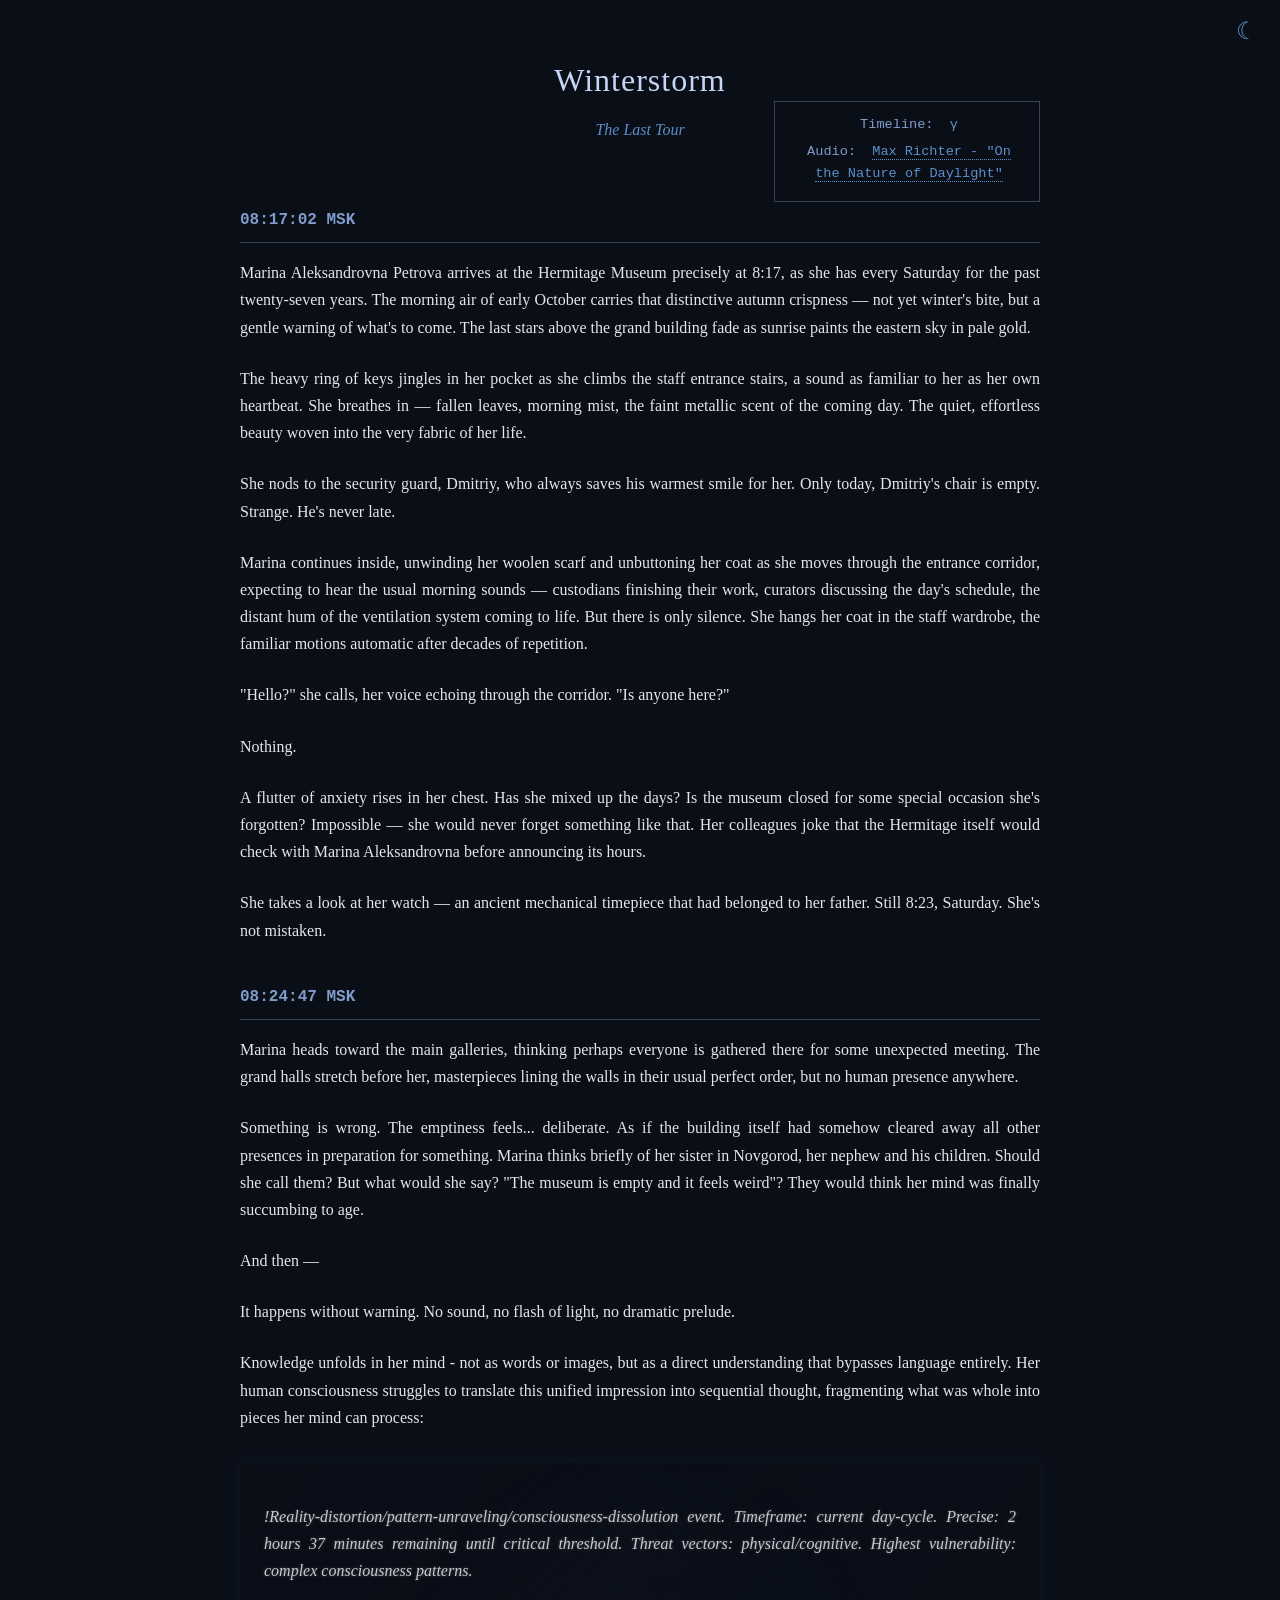
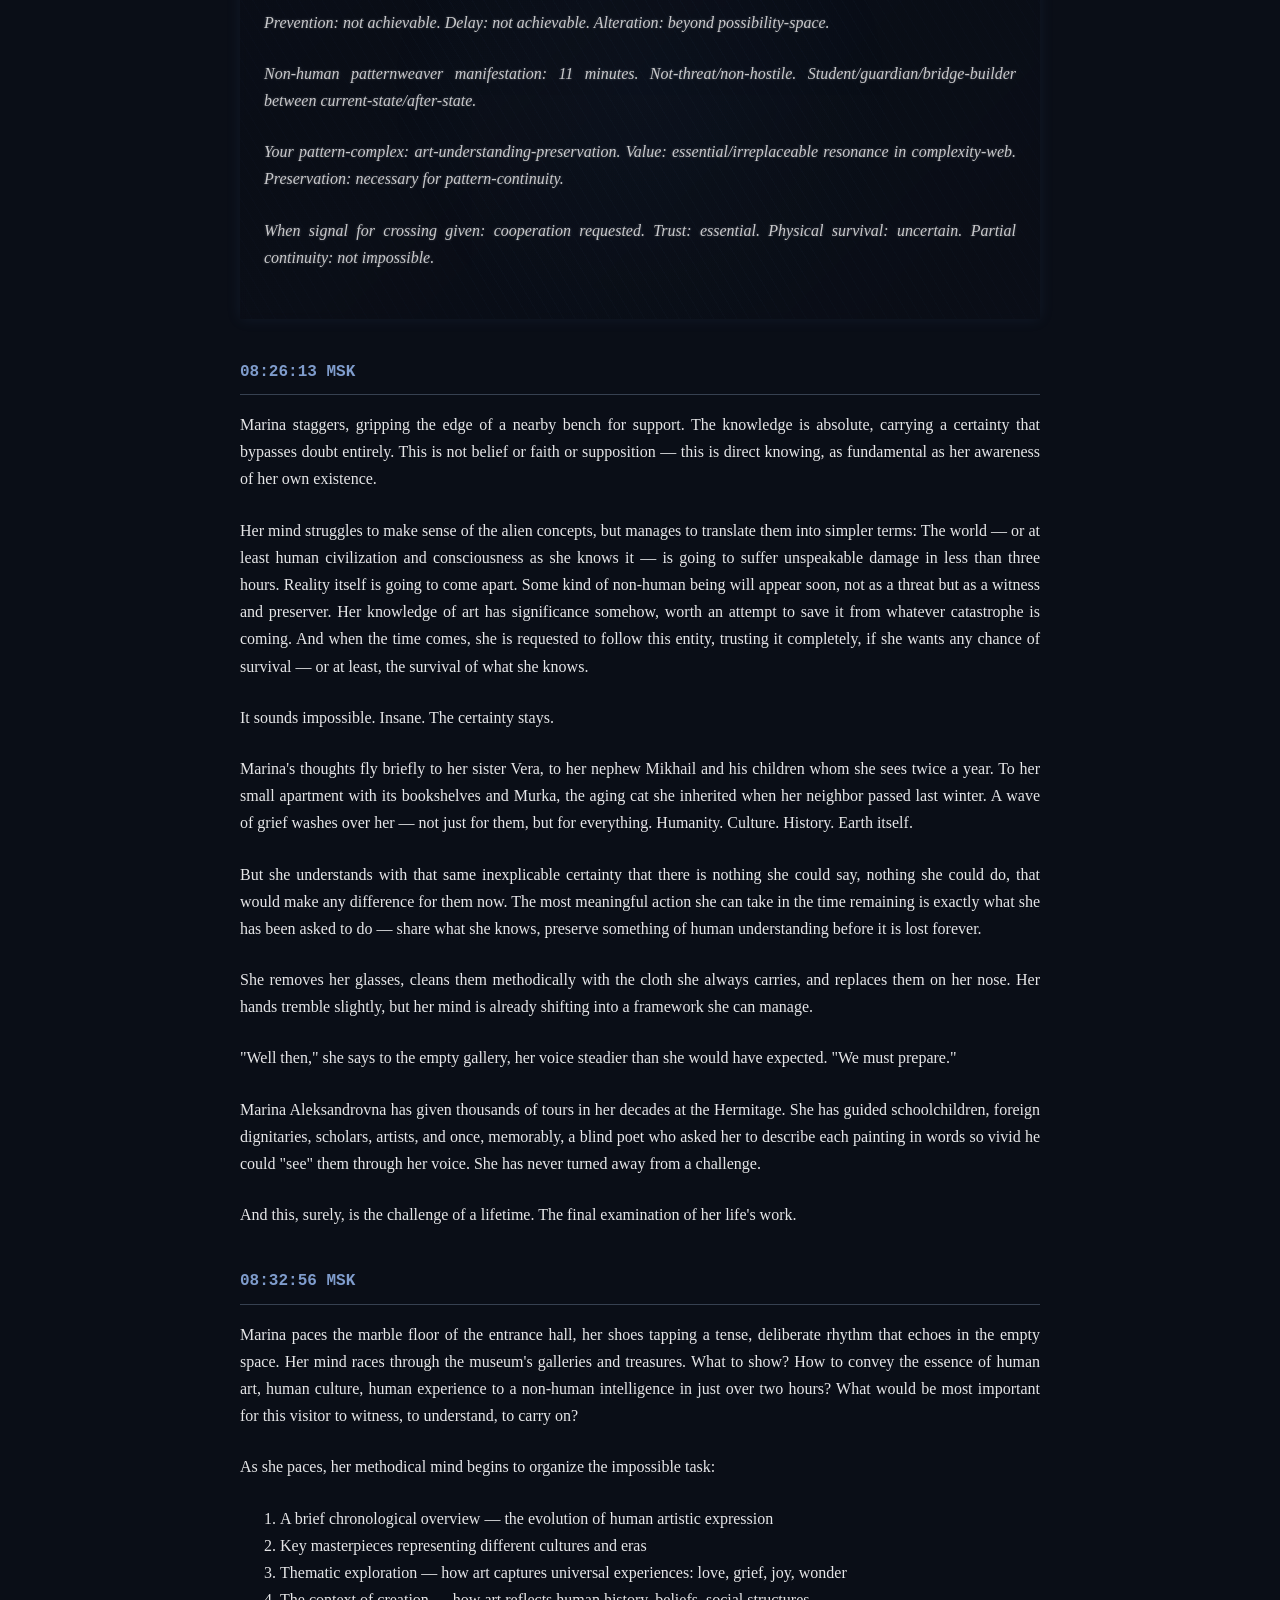
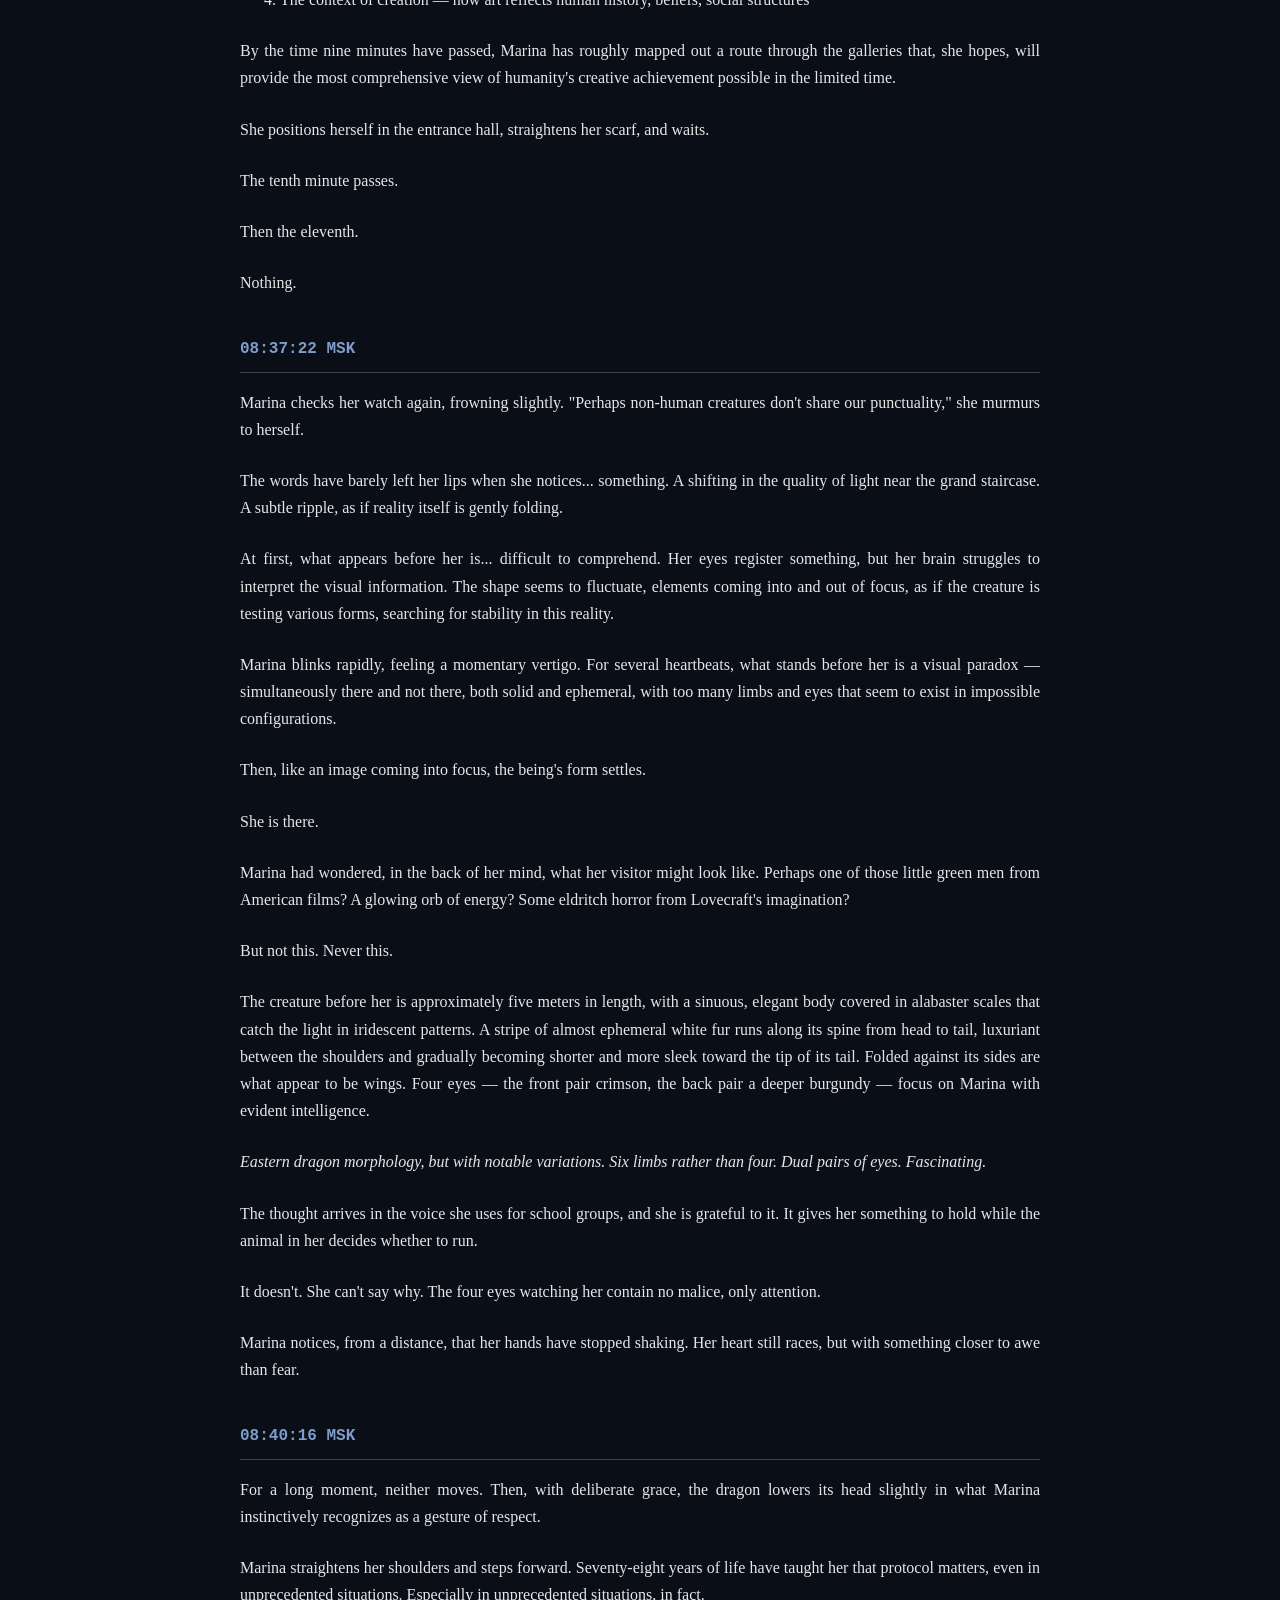
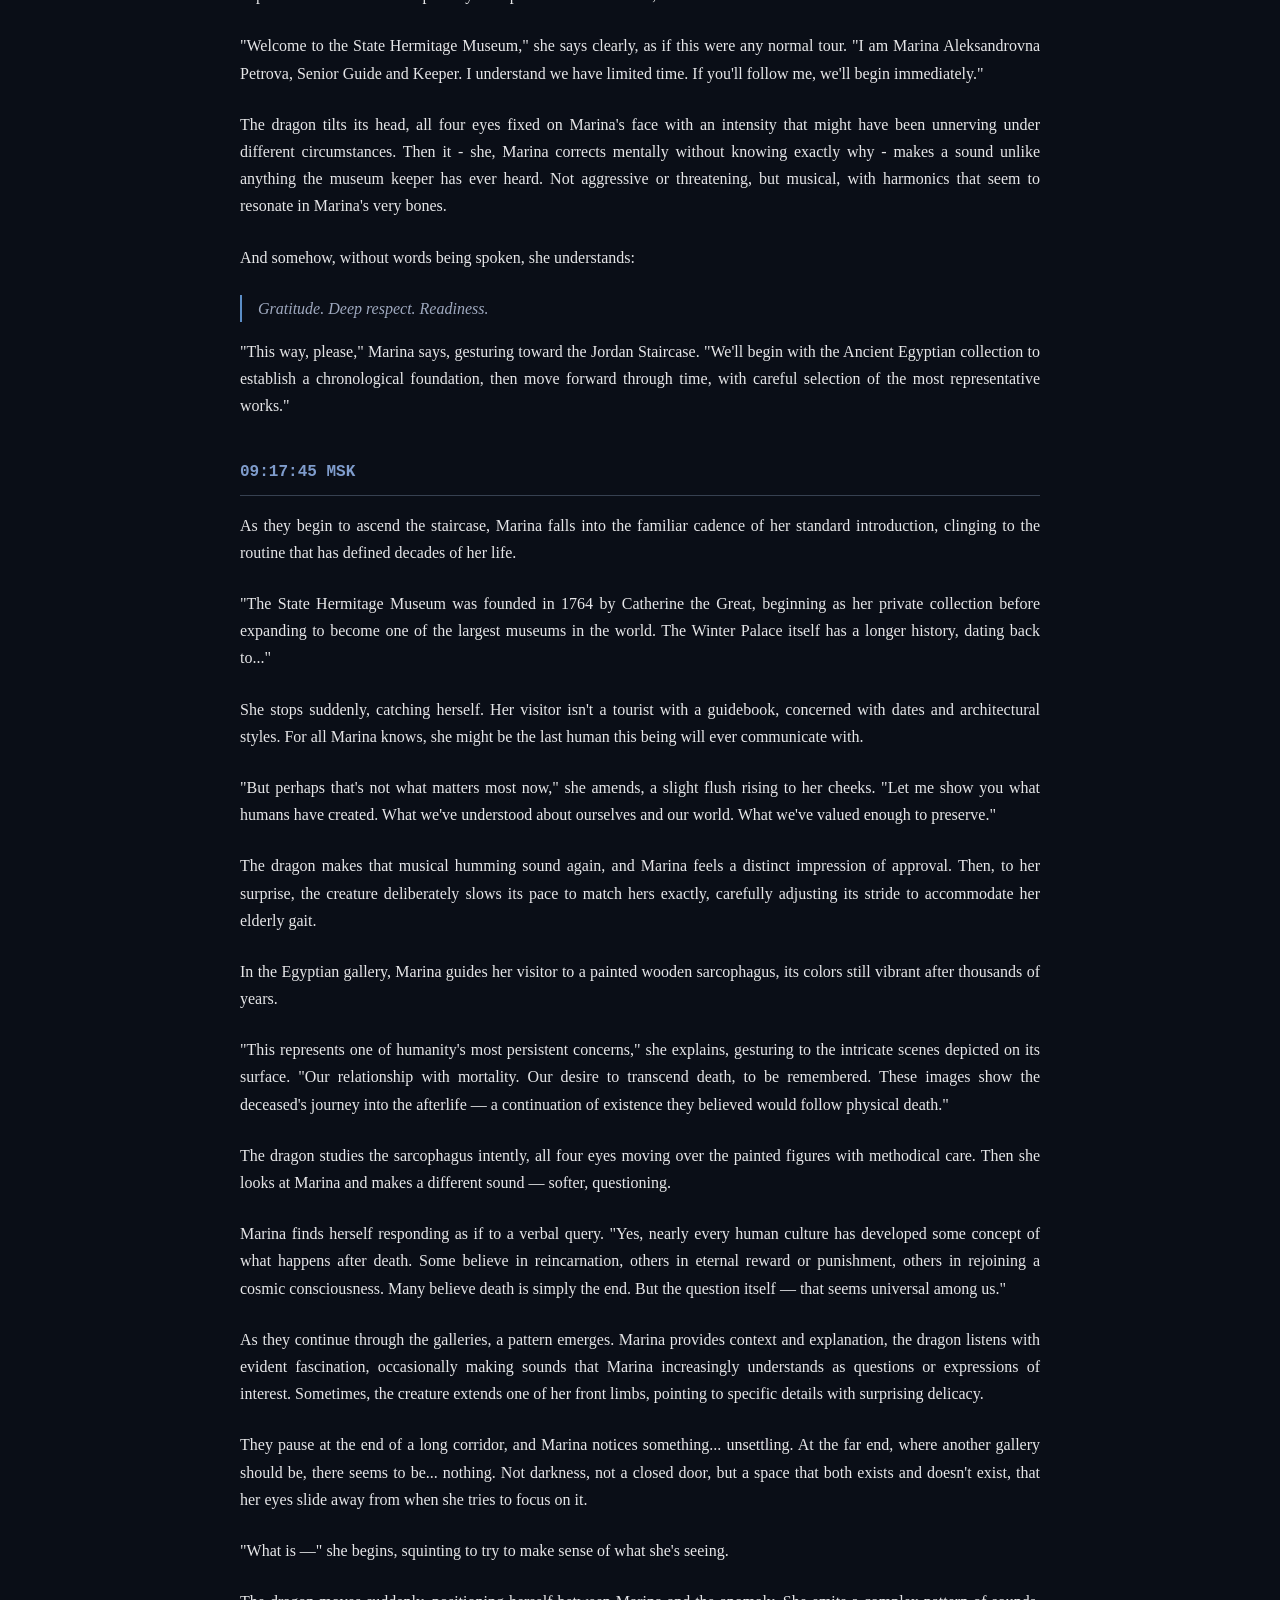
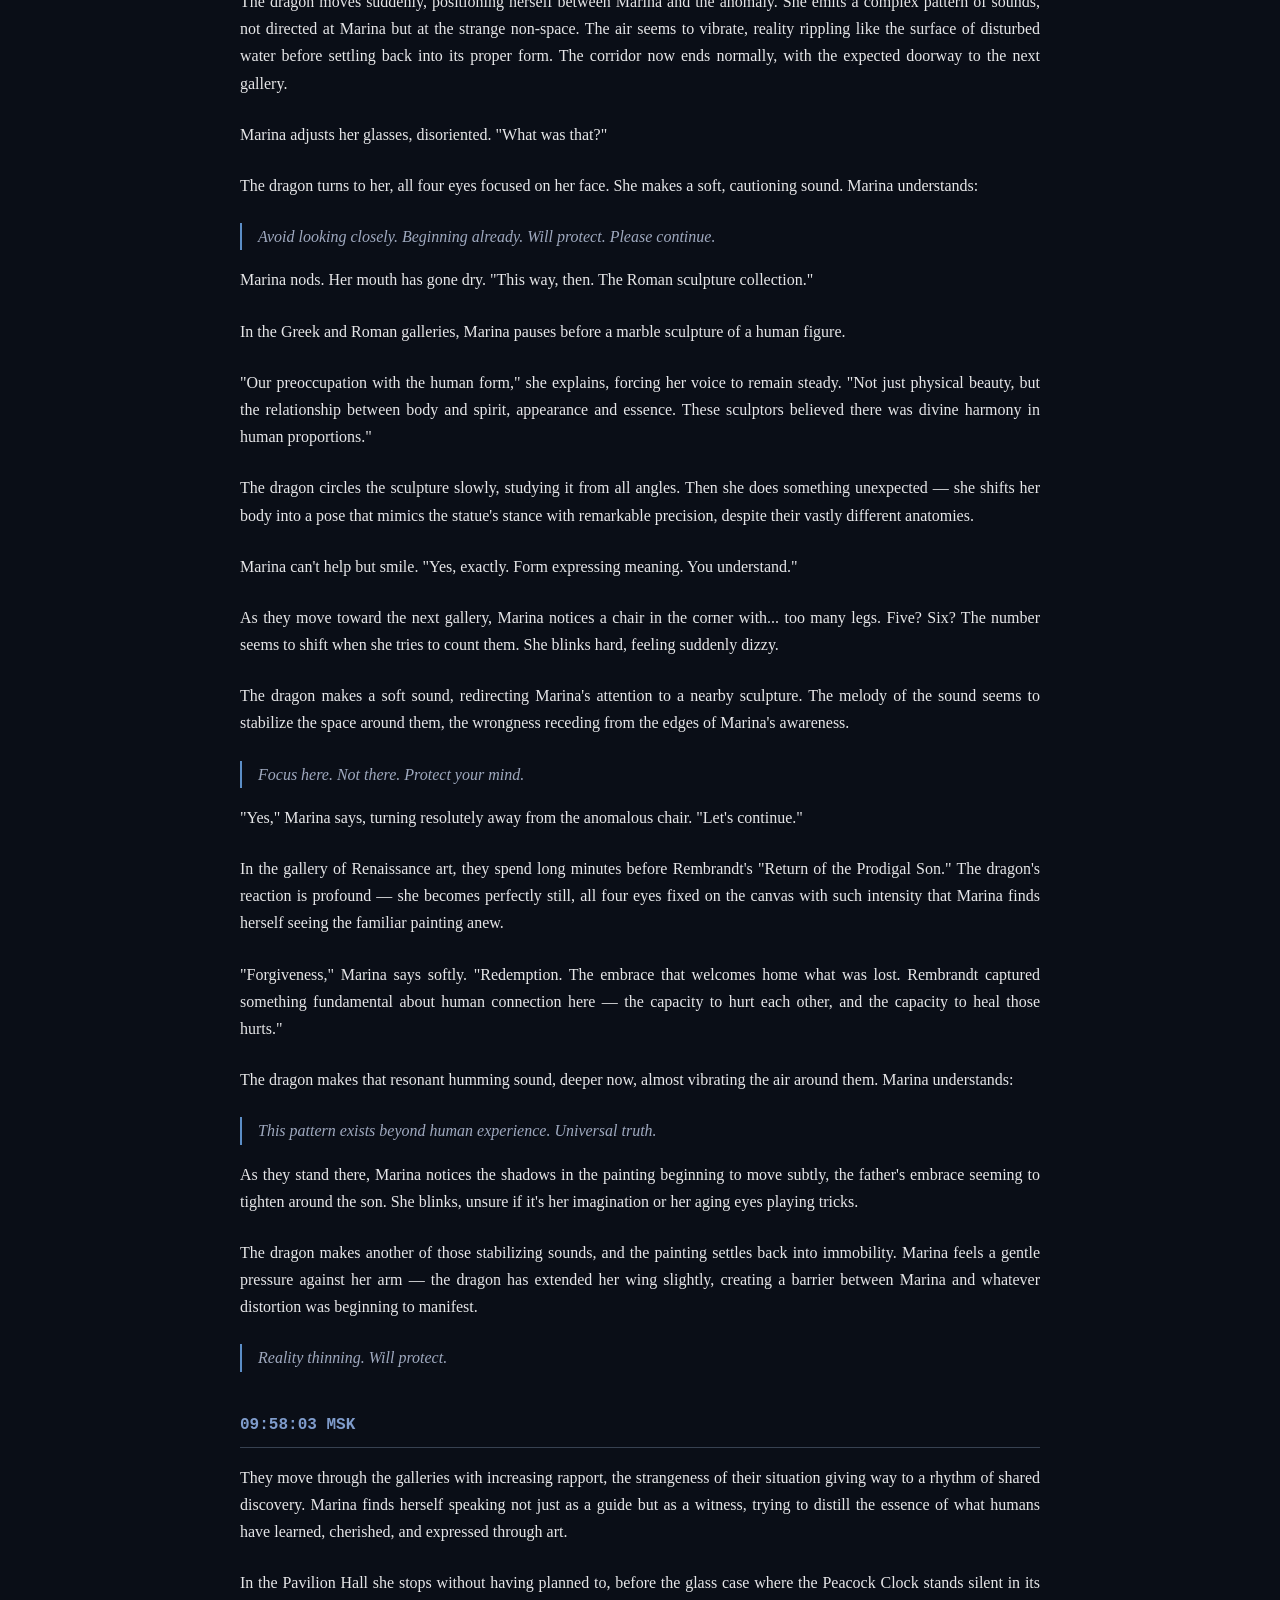
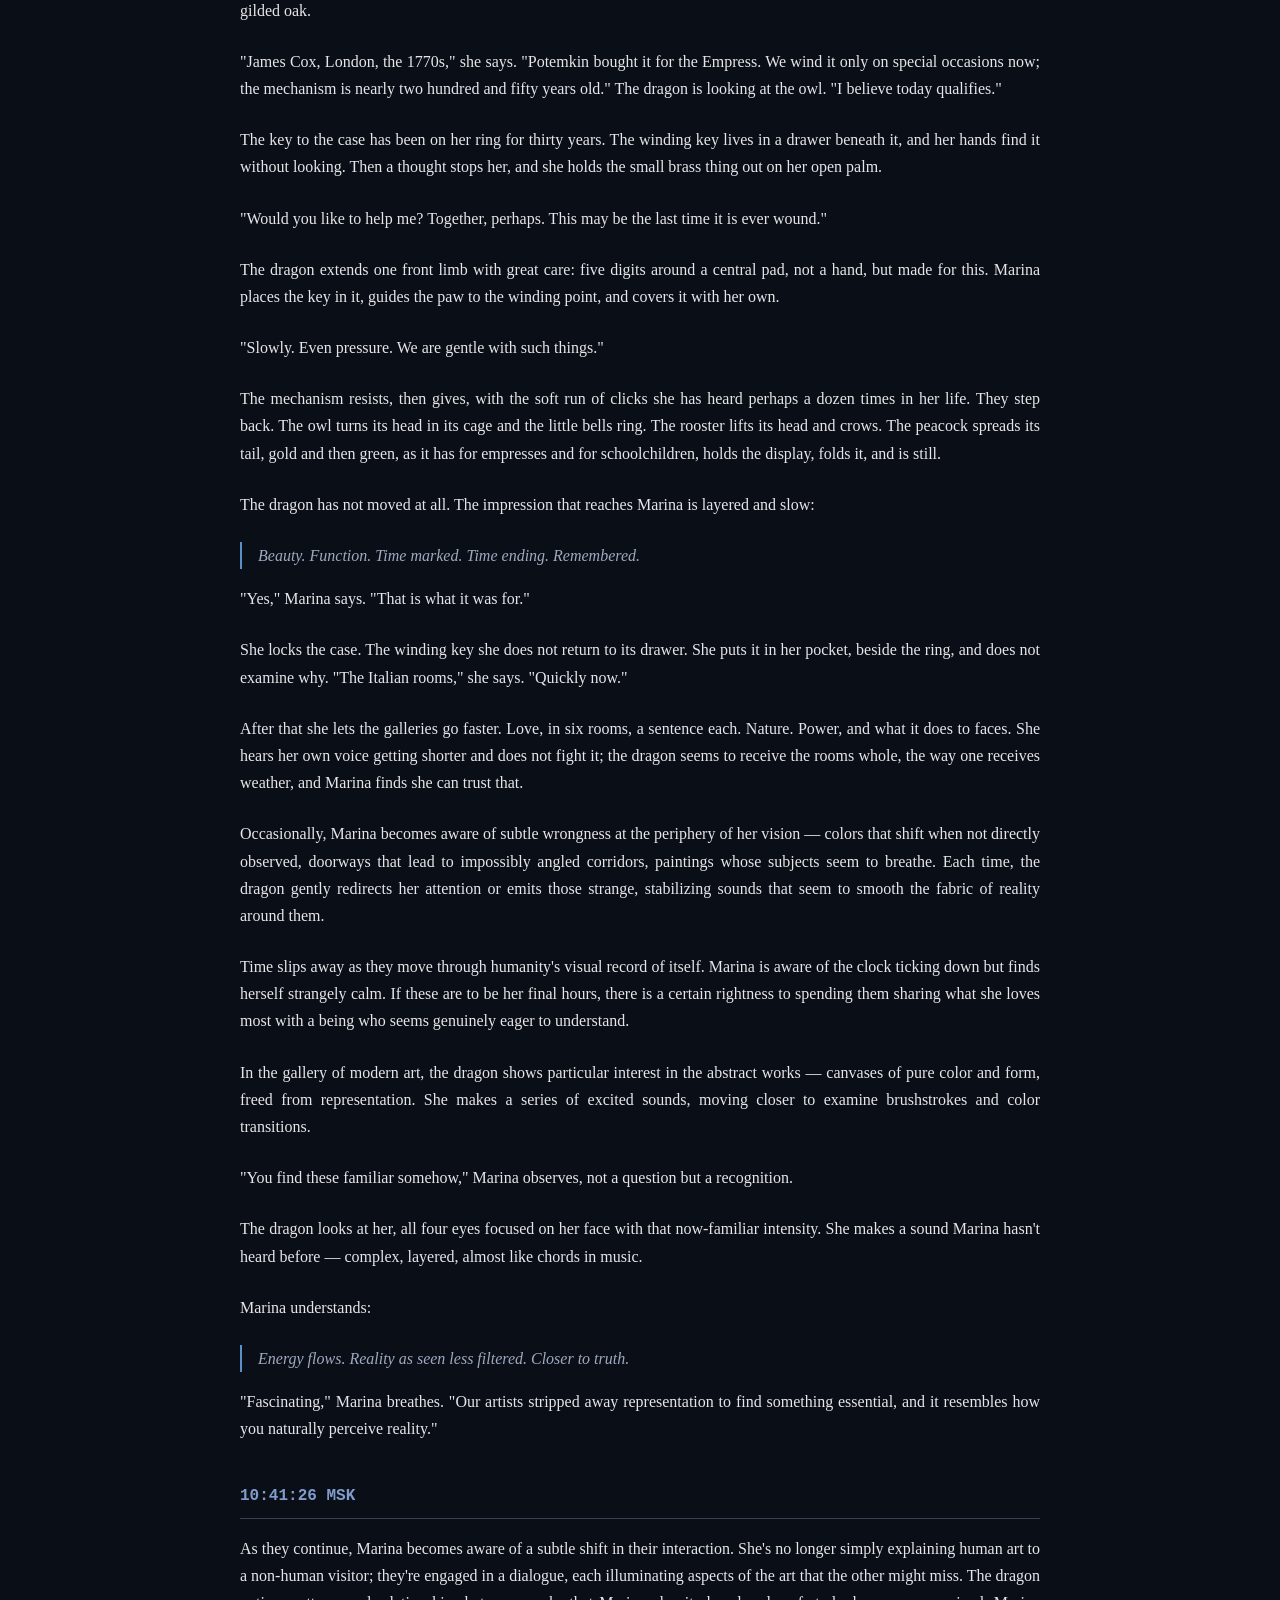
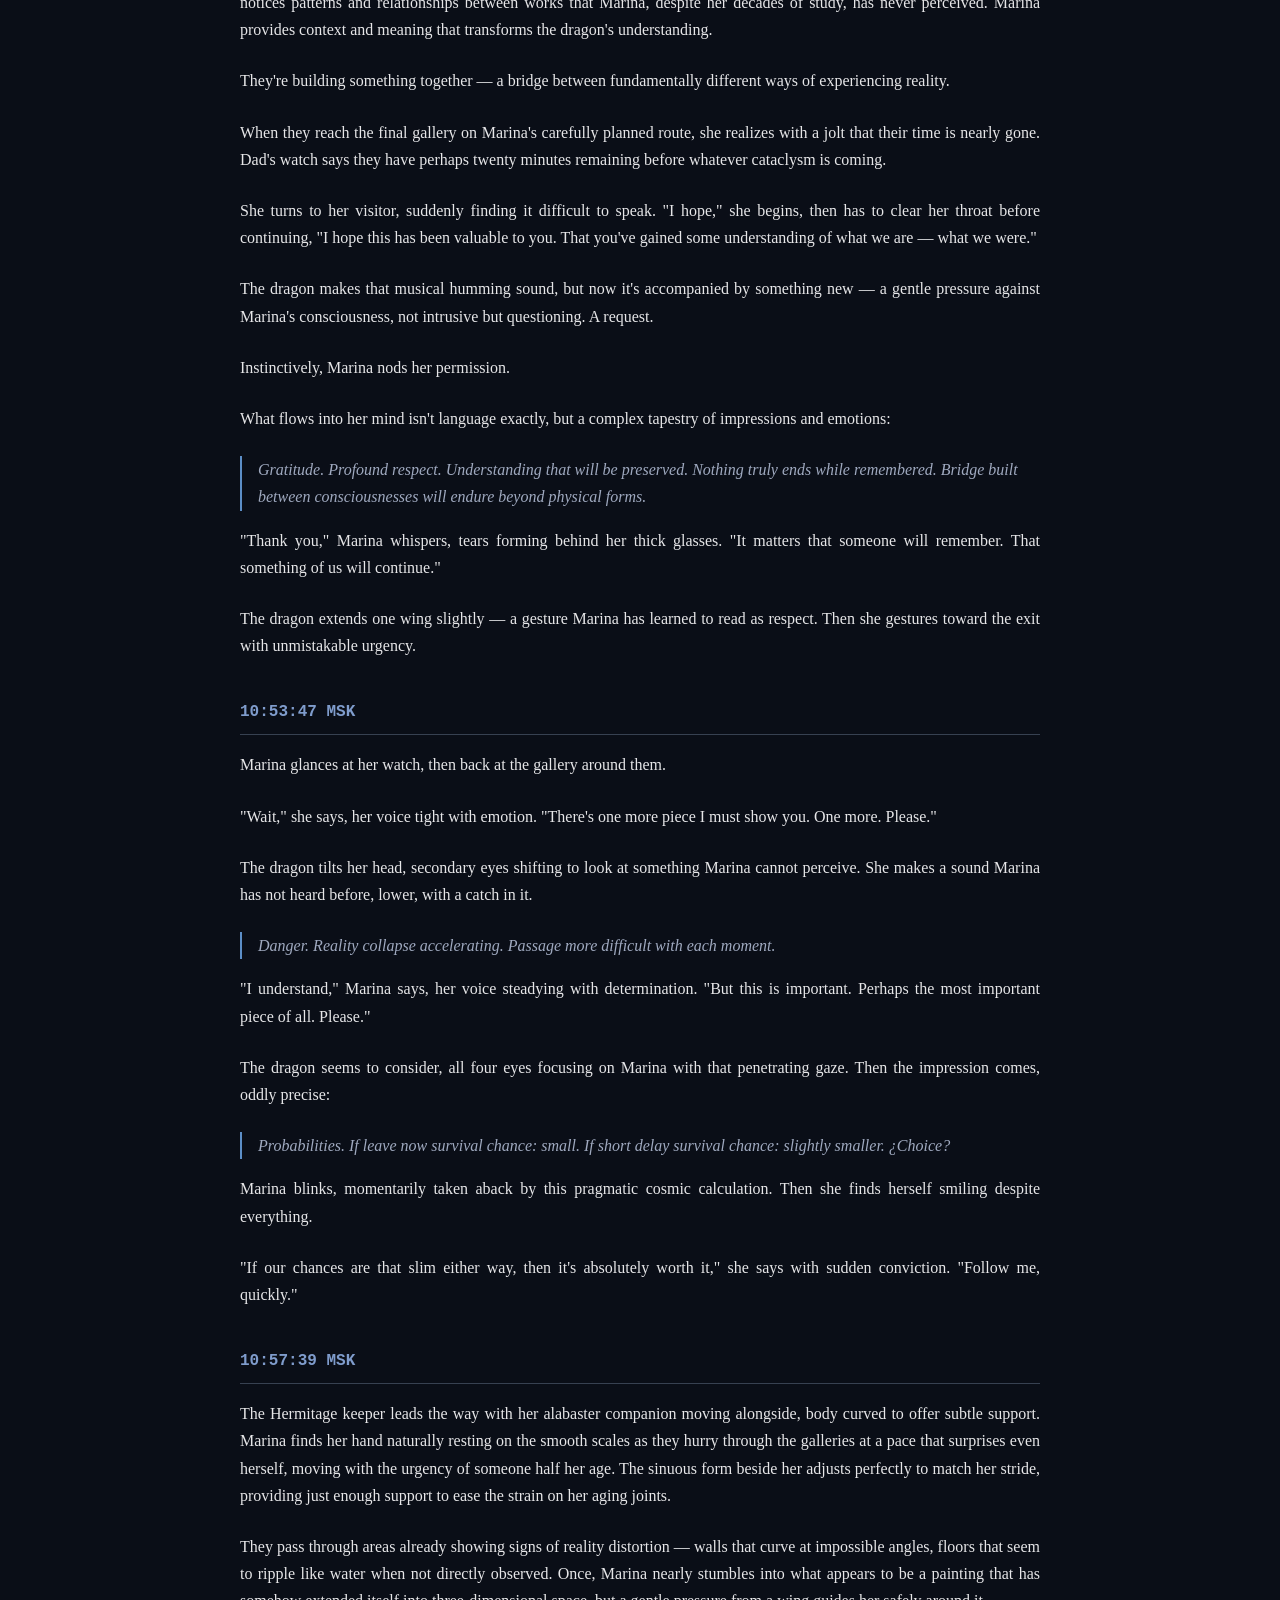
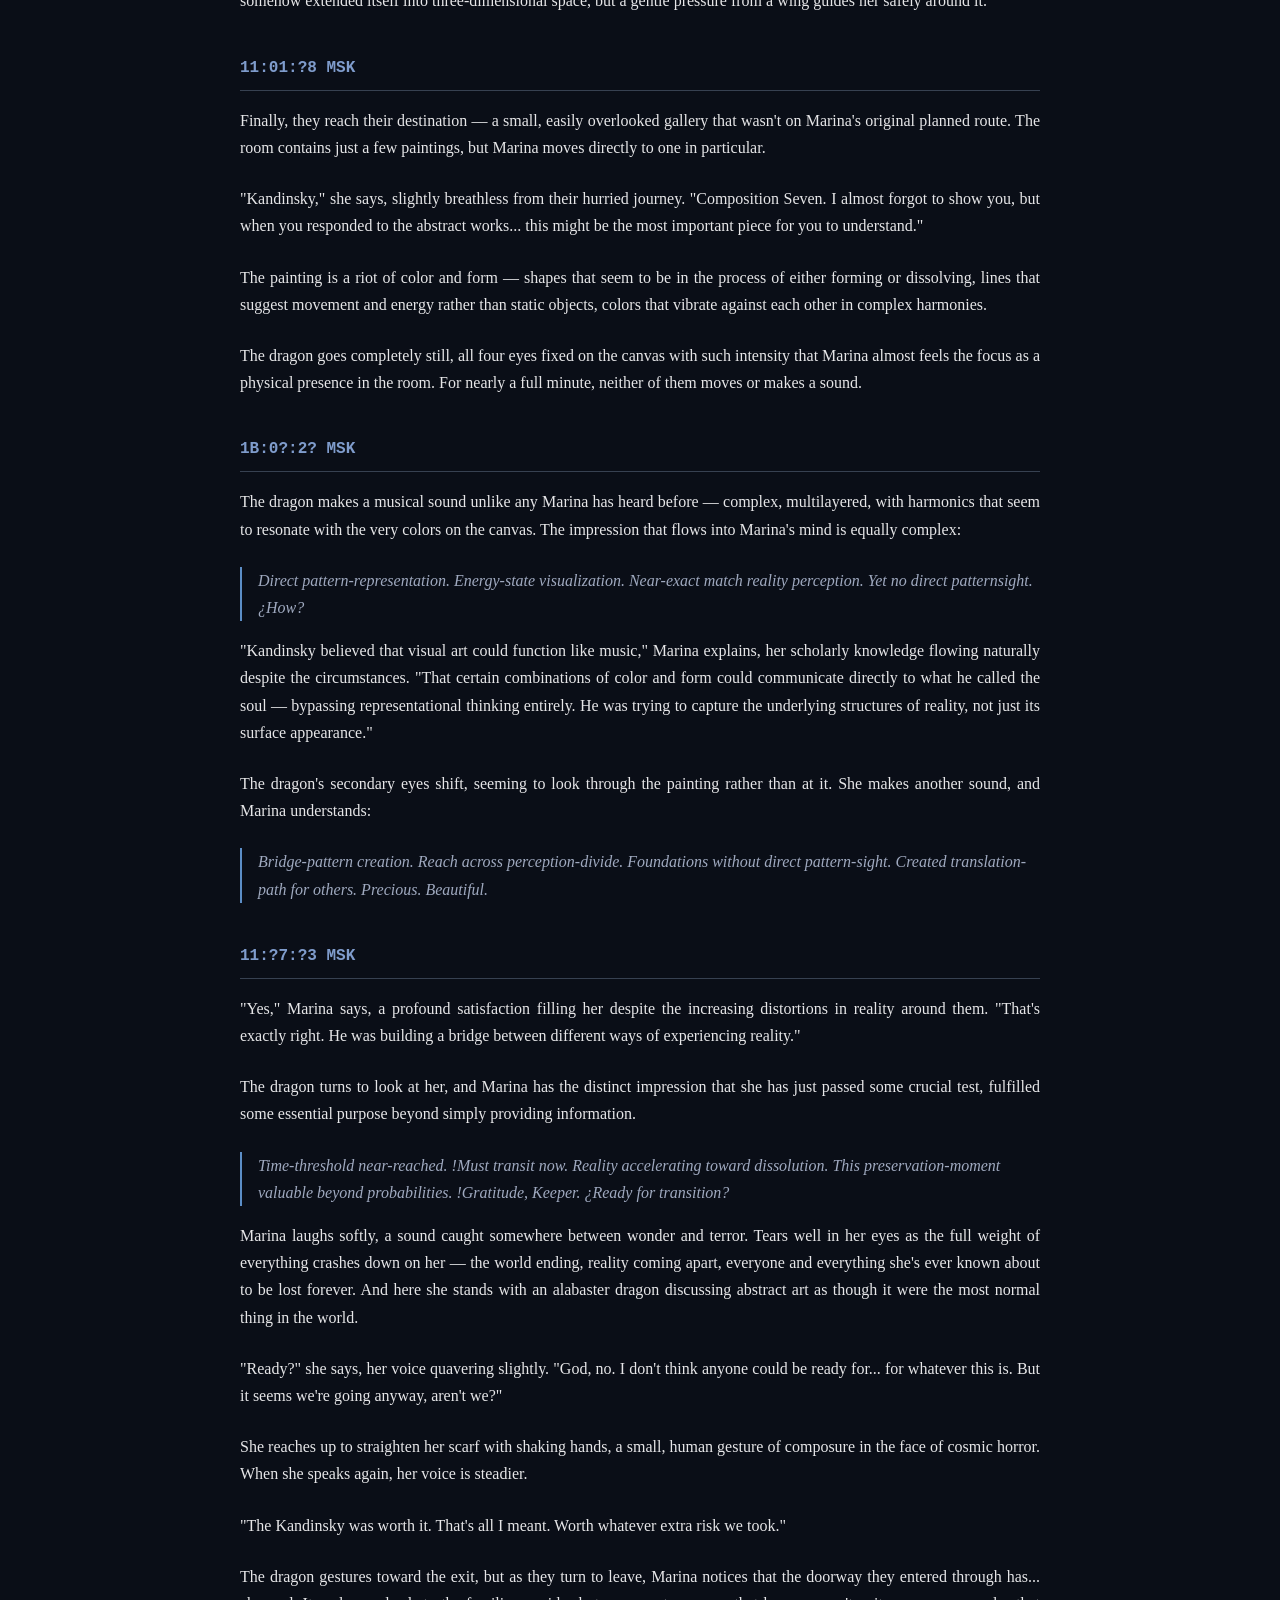
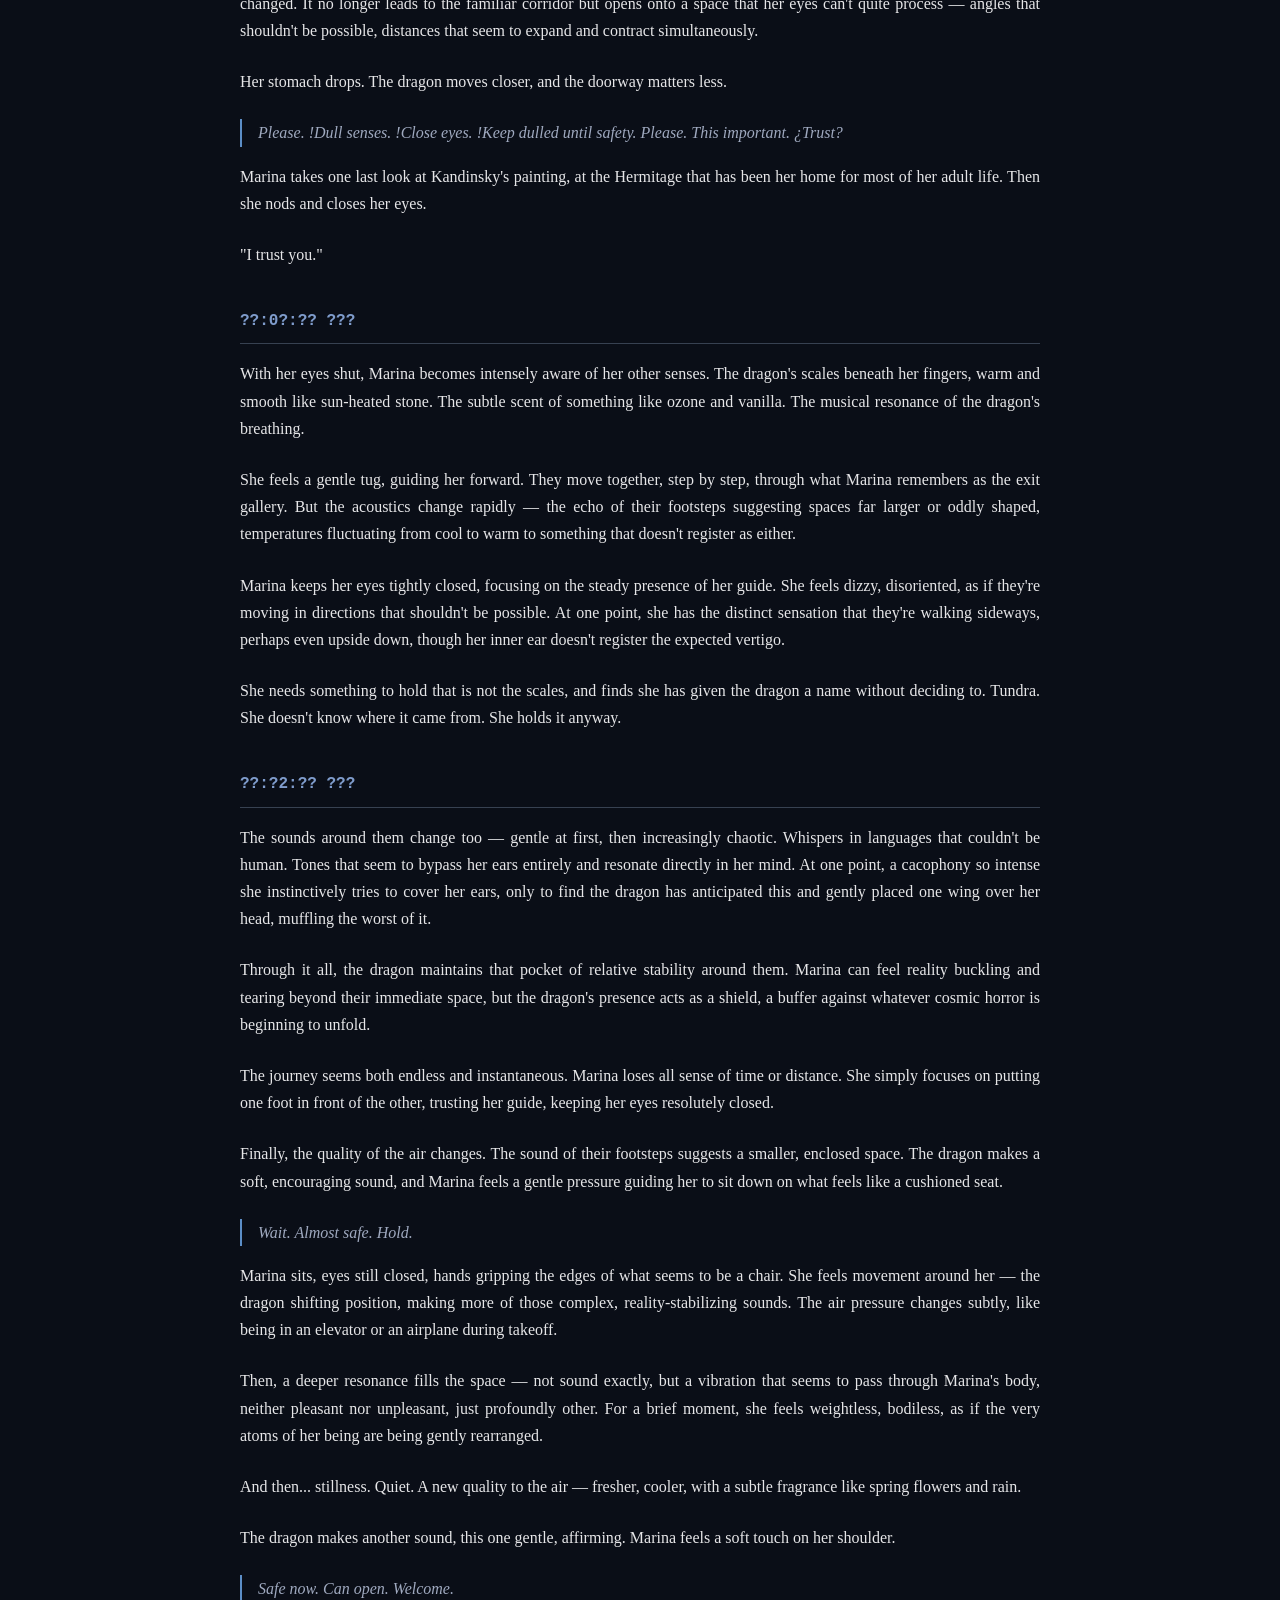
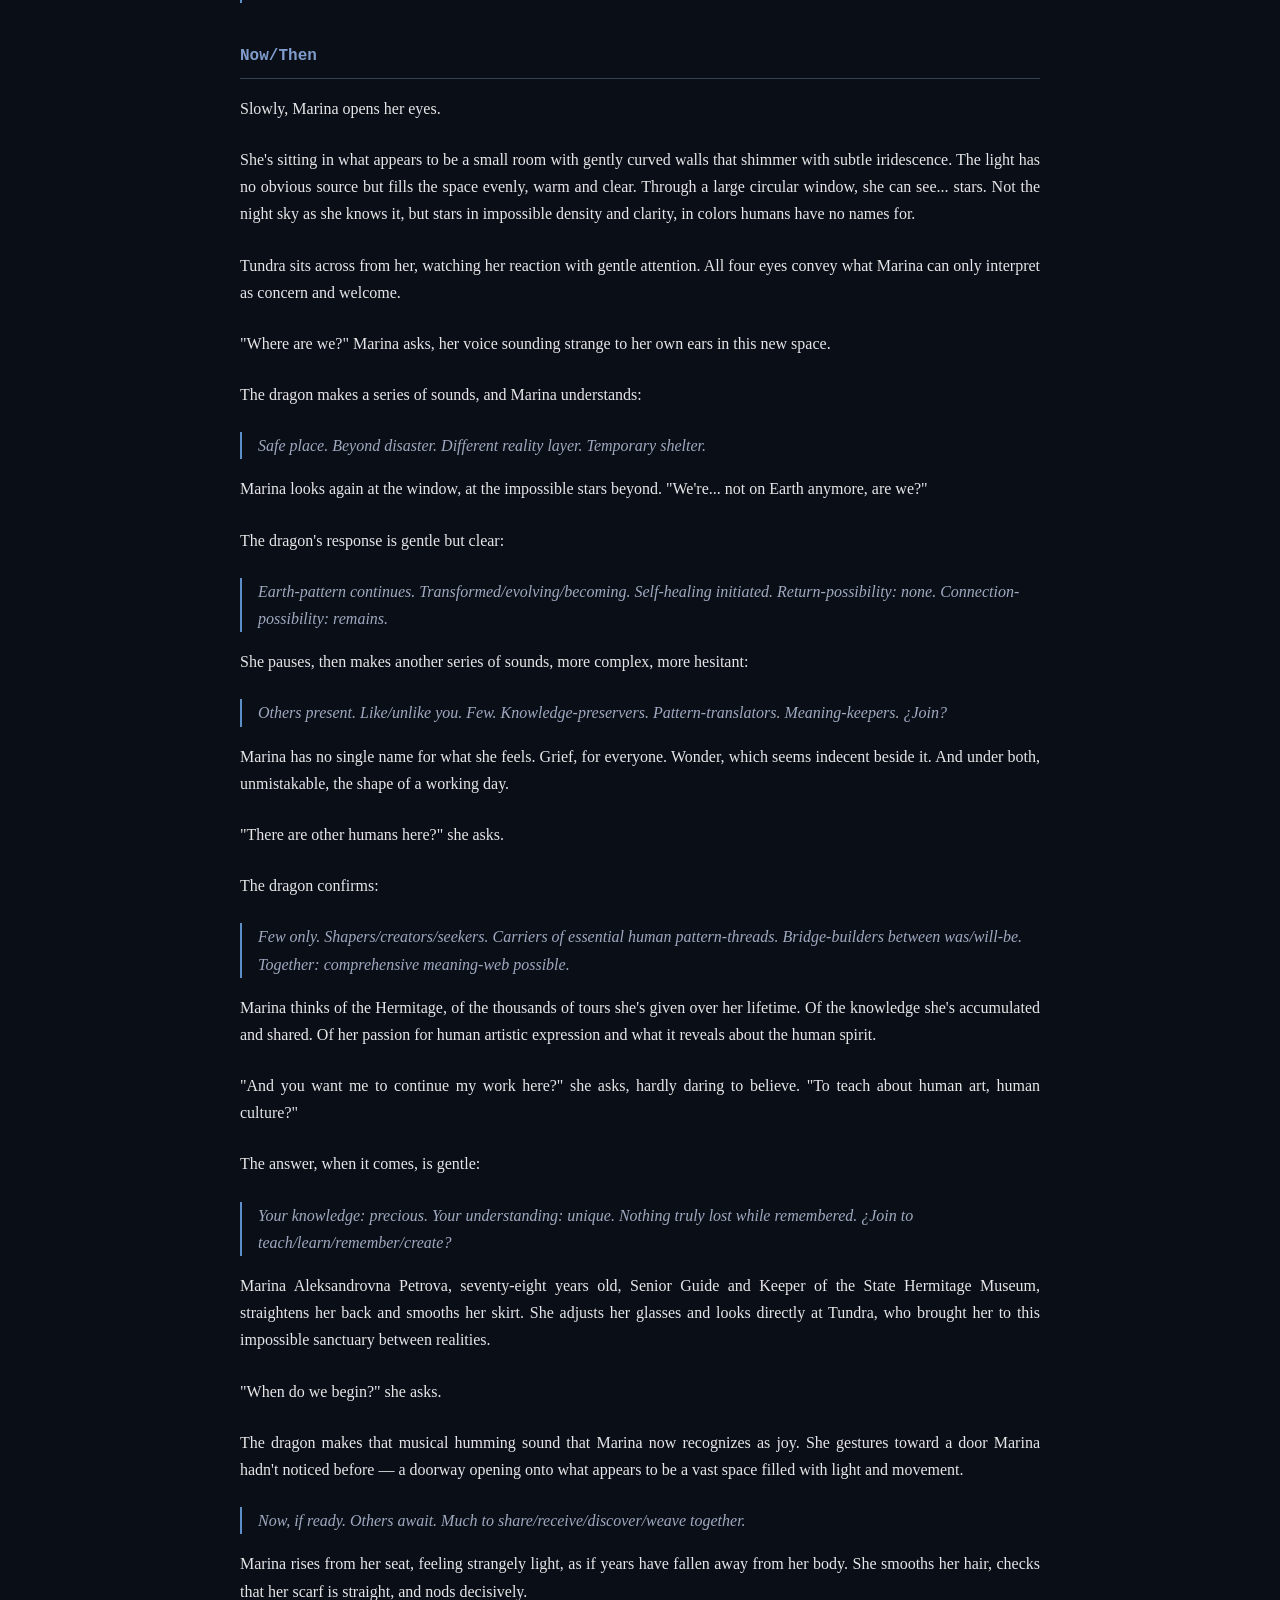
<file: index.html>
<!DOCTYPE html>
<html lang="en">

<head>
    <meta charset="UTF-8">
    <meta content="width=device-width, initial-scale=1.0" name="viewport">
    <title>Winterstorm: The Last Tour</title>
    <link href="st.css" rel="stylesheet">
</head>

<body>
<div class="pattern-background" id="patternBackground"></div>
<script src="s.js" type="text/javascript"></script>
<script>
    document.addEventListener('DOMContentLoaded', function () {
        initThemeToggle();
        glitchTimestamps();
        // initLinesBackgroundPattern();
    });
</script>
<button aria-label="Toggle light/dark theme" class="theme-toggle" id="themeToggle">☾</button>

<div class="container">
    <header>
        <h1>Winterstorm</h1>
        <div class="subtitle">The Last Tour</div>
        <div class="metadata-badge">
            <div class="metadata-item">
                <span class="metadata-label">Timeline:</span>
                <span class="metadata-value">γ</span>
            </div>
            <div class="metadata-item">
                <span class="metadata-label">Audio:</span>
                <span class="metadata-value">
                <a href="https://youtu.be/rVN1B-tUpgs" target="_blank">Max Richter - "On the Nature of Daylight"</a>
            </span>
            </div>
        </div>
    </header>

    <main class="story">

        <div class="timestamp" data-corruption-level="0">
            <span class="corruptible">08:17:02 MSK</span>
        </div>

        <p>Marina Aleksandrovna Petrova arrives at the Hermitage Museum precisely at 8:17, as she has every
            Saturday for the past twenty-seven years. The morning air of early October carries that distinctive
            autumn crispness — not yet winter's bite, but a gentle warning of what's to come. The last stars above
            the grand building fade as sunrise paints the eastern sky in pale gold.</p>

        <p>The heavy ring of keys jingles in her pocket as she climbs the staff entrance stairs, a sound as familiar
            to her as her own heartbeat. She breathes in — fallen leaves, morning mist, the faint metallic scent of
            the coming day. The quiet, effortless beauty woven into the very fabric of her life.</p>

        <p>She nods to the security guard, Dmitriy, who always saves his warmest smile for her. Only today,
            Dmitriy's chair is empty. Strange. He's never late.</p>

        <p>Marina continues inside, unwinding her woolen scarf and unbuttoning her coat as she moves through the
            entrance corridor, expecting to hear the usual morning sounds — custodians finishing their work,
            curators discussing the day's schedule, the distant hum of the ventilation system coming to life. But
            there is only silence. She hangs her coat in the staff wardrobe, the familiar motions automatic after
            decades of repetition.</p>

        <p>"Hello?" she calls, her voice echoing through the corridor. "Is anyone here?"</p>

        <p>Nothing.</p>

        <p>A flutter of anxiety rises in her chest. Has she mixed up the days? Is the museum closed for some special
            occasion she's forgotten? Impossible — she would never forget something like that. Her colleagues joke
            that the Hermitage itself would check with Marina Aleksandrovna before announcing its hours.</p>

        <p>She takes a look at her watch — an ancient mechanical timepiece that had belonged to her father. Still
            8:23, Saturday. She's not mistaken.</p>

        <div class="timestamp" data-corruption-level="0">
            <span class="corruptible">08:24:47 MSK</span>
        </div>

        <p>Marina heads toward the main galleries, thinking perhaps everyone is gathered there for some unexpected
            meeting. The grand halls stretch before her, masterpieces lining the walls in their usual perfect order,
            but no human presence anywhere.</p>

        <p>Something is wrong. The emptiness feels... deliberate. As if the building itself had somehow cleared away
            all other presences in preparation for something. Marina thinks briefly of her sister in Novgorod, her
            nephew and his children. Should she call them? But what would she say? "The museum is empty and it feels
            weird"? They would think her mind was finally succumbing to age.</p>

        <p>And then —</p>

        <p>It happens without warning. No sound, no flash of light, no dramatic prelude. </p>

        <p>Knowledge unfolds in her mind - not as words or images, but as a direct understanding that bypasses
            language entirely. Her human consciousness struggles to translate this unified impression into
            sequential thought, fragmenting what was whole into pieces her mind can process:</p>

        <div class="bonk">
            <p> <span class="urgent-pattern">!Reality-distortion/pattern-unraveling/consciousness-dissolution
                        event.</span>
                Timeframe: current day-cycle. Precise: 2 hours 37 minutes remaining until critical threshold. Threat
                vectors:
                physical/cognitive. Highest vulnerability: complex consciousness patterns.</p>
            <p>Prevention: not achievable. Delay: not achievable. Alteration: beyond possibility-space.</p>
            <p>Non-human patternweaver manifestation: 11 minutes. Not-threat/non-hostile.
                Student/guardian/bridge-builder between current-state/after-state.</p>
            <p>Your pattern-complex: art-understanding-preservation. Value: essential/irreplaceable resonance in
                complexity-web. Preservation: necessary for pattern-continuity.</p>
            <p>When signal for crossing given: cooperation requested.
                Trust: essential.
                Physical survival: uncertain.
                Partial continuity: not impossible.</p>
        </div>

        <div class="timestamp" data-corruption-level="0">
            <span class="corruptible">08:26:13 MSK</span>
        </div>

        <p>Marina staggers, gripping the edge of a nearby bench for support. The knowledge is absolute, carrying a
            certainty that bypasses doubt entirely. This is not belief or faith or supposition — this is direct
            knowing, as fundamental as her awareness of her own existence.</p>

        <p>Her mind struggles to make sense of the alien concepts, but manages to translate them into simpler terms:
            The world — or at least human civilization and consciousness as she knows it — is going to suffer
            unspeakable damage in less than three hours. Reality itself is going to come apart.
            Some kind of non-human being will appear soon, not as a threat but as a witness and preserver. Her
            knowledge of art has significance somehow, worth an attempt to save it from whatever catastrophe is
            coming.
            And when the time comes, she is requested to follow this entity, trusting it completely, if she wants
            any chance of survival — or at least, the survival of what she knows.</p>

        <p>It sounds impossible. Insane. The certainty stays.</p>

        <p>Marina's thoughts fly briefly to her sister Vera, to her nephew Mikhail and his children whom she sees
            twice a year. To her small apartment with its bookshelves and Murka, the aging cat she inherited when
            her neighbor passed last winter. A wave of grief washes over her — not just for them, but for
            everything. Humanity. Culture. History. Earth itself.</p>

        <p>But she understands with that same inexplicable certainty that there is nothing she could say, nothing
            she could do, that would make any difference for them now. The most meaningful action she can take in
            the time remaining is exactly what she has been asked to do — share what she knows, preserve something
            of human understanding before it is lost forever.</p>

        <p>She removes her glasses, cleans them methodically with the cloth she always carries, and replaces them on
            her nose. Her hands tremble slightly, but her mind is already shifting into a framework she can manage.
        </p>

        <p>"Well then," she says to the empty gallery, her voice steadier than she would have expected. "We must
            prepare."</p>

        <p>Marina Aleksandrovna has given thousands of tours in her decades at the Hermitage. She has guided
            schoolchildren, foreign dignitaries, scholars, artists, and once, memorably, a blind poet who asked her
            to describe each painting in words so vivid he could "see" them through her voice. She has never turned
            away from a challenge.</p>

        <p>And this, surely, is the challenge of a lifetime.
            The final examination of her life's work.</p>

        <div class="timestamp" data-corruption-level="0">
            <span class="corruptible">08:32:56 MSK</span>
        </div>

        <p>Marina paces the marble floor of the entrance hall, her shoes tapping a tense, deliberate rhythm that
            echoes in the empty space. Her mind races through the museum's galleries and treasures. What to show?
            How to convey the essence of human art, human culture, human experience to a non-human intelligence in
            just over two hours? What would be most important for this visitor to witness, to understand, to carry
            on?</p>

        <p>As she paces, her methodical mind begins to organize the impossible task:</p>

        <ol>
            <li>A brief chronological overview — the evolution of human artistic expression</li>
            <li>Key masterpieces representing different cultures and eras</li>
            <li>Thematic exploration — how art captures universal experiences: love, grief, joy, wonder</li>
            <li>The context of creation — how art reflects human history, beliefs, social structures</li>
        </ol>

        <p>By the time nine minutes have passed, Marina has roughly mapped out a route through the galleries that,
            she hopes, will provide the most comprehensive view of humanity's creative achievement possible in the
            limited time.</p>

        <p>She positions herself in the entrance hall, straightens her scarf, and waits.</p>

        <p>The tenth minute passes.</p>

        <p>Then the eleventh.</p>

        <p>Nothing.</p>

        <div class="timestamp" data-corruption-level="0">
            <span class="corruptible">08:37:22 MSK</span>
        </div>

        <p>Marina checks her watch again, frowning slightly. "Perhaps non-human creatures don't share our
            punctuality," she murmurs to herself.</p>

        <p>The words have barely left her lips when she notices... something. A shifting in the quality of light
            near the grand staircase. A subtle ripple, as if reality itself is gently folding.</p>

        <p>At first, what appears before her is... difficult to comprehend. Her eyes register something, but her
            brain struggles to interpret the visual information. The shape seems to fluctuate, elements coming into
            and out of focus, as if the creature is testing various forms, searching for stability in this reality.
        </p>

        <p>Marina blinks rapidly, feeling a momentary vertigo. For several heartbeats, what stands before her is a
            visual paradox — simultaneously there and not there, both solid and ephemeral, with too many limbs and
            eyes that seem to exist in impossible configurations.</p>

        <p>Then, like an image coming into focus, the being's form settles.</p>

        <p>She is there.</p>

        <p>Marina had wondered, in the back of her mind, what her visitor might look like. Perhaps one of those
            little green men from American films? A glowing orb of energy? Some eldritch horror from Lovecraft's
            imagination?</p>

        <p>But not this. Never this.</p>

        <p>The creature before her is approximately five meters in length, with a sinuous, elegant body covered in
            alabaster scales that catch the light in iridescent patterns. A stripe of almost ephemeral white fur
            runs along its spine from head to tail, luxuriant between the shoulders and gradually becoming shorter
            and more sleek toward the tip of its tail. Folded against its sides are what appear to be wings. Four
            eyes — the front pair crimson, the back pair a deeper burgundy — focus on Marina with evident
            intelligence.</p>

        <p><i>Eastern dragon morphology, but with notable variations. Six limbs rather than four. Dual pairs of
            eyes.
            Fascinating.</i></p>

        <p>The thought arrives in the voice she uses for school groups, and she is grateful to it. It gives her something to hold while the animal in her decides whether to run.</p>

        <p>It doesn't. She can't say why. The four eyes watching her contain no malice, only attention.</p>

        <p>Marina notices, from a distance, that her hands have stopped shaking. Her heart still races, but with something closer to awe than fear.</p>

        <div class="timestamp" data-corruption-level="1">
            <span class="corruptible">08:40:16 MSK</span>
        </div>

        <p>For a long moment, neither moves. Then, with deliberate grace, the dragon lowers its head slightly in
            what Marina instinctively recognizes as a gesture of respect.</p>

        <p>Marina straightens her shoulders and steps forward. Seventy-eight years of life have taught her that
            protocol matters, even in unprecedented situations. Especially in unprecedented situations, in fact.</p>

        <p>"Welcome to the State Hermitage Museum," she says clearly, as if this were any normal tour. "I am Marina
            Aleksandrovna Petrova, Senior Guide and Keeper. I understand we have limited time. If you'll follow me,
            we'll begin immediately."</p>

        <p>The dragon tilts its head, all four eyes fixed on Marina's face with an intensity that might have been
            unnerving under different circumstances. Then it - she, Marina corrects mentally without knowing exactly
            why - makes a sound unlike anything the museum keeper has ever heard. Not aggressive or threatening, but
            musical, with harmonics that seem to resonate in Marina's very bones.</p>

        <p>And somehow, without words being spoken, she understands:</p>
        <div class="weaver-message">Gratitude. Deep respect. Readiness.</div>


        <p>"This way, please," Marina says, gesturing toward the Jordan Staircase. "We'll begin with the Ancient
            Egyptian collection to establish a chronological foundation, then move forward through time, with
            careful selection of the most representative works."</p>

        <div class="timestamp" data-corruption-level="1">
            <span class="corruptible">09:17:45 MSK</span>
        </div>

        <p>As they begin to ascend the staircase, Marina falls into the familiar cadence of her standard
            introduction, clinging to the routine that has defined decades of her life.</p>

        <p>"The State Hermitage Museum was founded in 1764 by Catherine the Great, beginning as her private
            collection before expanding to become one of the largest museums in the world. The Winter Palace itself
            has a longer history, dating back to..."</p>

        <p>She stops suddenly, catching herself. Her visitor isn't a tourist with a guidebook, concerned with dates
            and architectural styles. For all Marina knows, she might be the last human this being will ever
            communicate with.</p>

        <p>"But perhaps that's not what matters most now," she amends, a slight flush rising to her cheeks. "Let me
            show you what humans have created. What we've understood about ourselves and our world. What we've
            valued enough to preserve."</p>

        <p>The dragon makes that musical humming sound again, and Marina feels a distinct impression of approval.
            Then, to her surprise, the creature deliberately slows its pace to match hers exactly, carefully
            adjusting its stride to accommodate her elderly gait.</p>

        <p>In the Egyptian gallery, Marina guides her visitor to a painted wooden sarcophagus, its colors still
            vibrant after thousands of years.</p>

        <p>"This represents one of humanity's most persistent concerns," she explains, gesturing to the intricate
            scenes depicted on its surface. "Our relationship with mortality. Our desire to transcend death, to be
            remembered. These images show the deceased's journey into the afterlife — a continuation of existence
            they believed would follow physical death."</p>

        <p>The dragon studies the sarcophagus intently, all four eyes moving over the painted figures with
            methodical care. Then she looks at Marina and makes a different sound — softer, questioning.</p>

        <p>Marina finds herself responding as if to a verbal query. "Yes, nearly every human culture has developed
            some concept of what happens after death. Some believe in reincarnation, others in eternal reward or
            punishment, others in rejoining a cosmic consciousness. Many believe death is simply the end. But the
            question itself — that seems universal among us."</p>

        <p>As they continue through the galleries, a pattern emerges. Marina provides context and explanation, the
            dragon listens with evident fascination, occasionally making sounds that Marina increasingly understands
            as questions or expressions of interest. Sometimes, the creature extends one of her front limbs,
            pointing to specific details with surprising delicacy.</p>

        <p>They pause at the end of a long corridor, and Marina notices something... unsettling. At the far end,
            where another gallery should be, there seems to be... nothing. Not darkness, not a closed door, but a
            space that both exists and doesn't exist, that her eyes slide away from when she tries to focus on it.
        </p>

        <p>"What is —" she begins, squinting to try to make sense of what she's seeing.</p>

        <p>The dragon moves suddenly, positioning herself between Marina and the anomaly. She emits a complex
            pattern of sounds, not directed at Marina but at the strange non-space. The air seems to vibrate,
            reality rippling like the surface of disturbed water before settling back into its proper form. The
            corridor now ends normally, with the expected doorway to the next gallery.</p>

        <p>Marina adjusts her glasses, disoriented. "What was that?"</p>

        <p>The dragon turns to her, all four eyes focused on her face. She makes a soft, cautioning sound. Marina understands:</p>

        <div class="weaver-message">Avoid looking closely. Beginning already. Will protect. Please continue.</div>

        <p>Marina nods. Her mouth has gone dry. "This way, then. The Roman sculpture collection."</p>

        <p>In the Greek and Roman galleries, Marina pauses before a marble sculpture of a human figure.</p>

        <p>"Our preoccupation with the human form," she explains, forcing her voice to remain steady. "Not just
            physical beauty, but the relationship between body and spirit, appearance and essence. These sculptors
            believed there was divine harmony in human proportions."</p>

        <p>The dragon circles the sculpture slowly, studying it from all angles. Then she does something unexpected
            — she shifts her body into a pose that mimics the statue's stance with remarkable precision, despite
            their vastly different anatomies.</p>

        <p>Marina can't help but smile. "Yes, exactly. Form expressing meaning. You understand."</p>

        <p>As they move toward the next gallery, Marina notices a chair in the corner with... too many legs. Five?
            Six? The number seems to shift when she tries to count them. She blinks hard, feeling suddenly dizzy.
        </p>

        <p>The dragon makes a soft sound, redirecting Marina's attention to a nearby sculpture. The melody of the
            sound seems to stabilize the space around them, the wrongness receding from the edges of Marina's
            awareness.</p>

        <div class="weaver-message">Focus here. Not there. Protect your mind.</div>

        <p>"Yes," Marina says, turning resolutely away from the anomalous chair. "Let's continue."</p>

        <p>In the gallery of Renaissance art, they spend long minutes before Rembrandt's "Return of the Prodigal
            Son." The dragon's reaction is profound — she becomes perfectly still, all four eyes fixed on the canvas
            with such intensity that Marina finds herself seeing the familiar painting anew.</p>

        <p>"Forgiveness," Marina says softly. "Redemption. The embrace that welcomes home what was lost. Rembrandt
            captured something fundamental about human connection here — the capacity to hurt each other, and the
            capacity to heal those hurts."</p>

        <p>The dragon makes that resonant humming sound, deeper now, almost vibrating the air around them. Marina understands:</p>
        <div class="weaver-message"> This pattern exists beyond human experience.
            Universal truth.
        </div>

        <p>As they stand there, Marina notices the shadows in the painting beginning to move subtly, the father's
            embrace seeming to tighten around the son. She blinks, unsure if it's her imagination or her aging eyes
            playing tricks.</p>

        <p>The dragon makes another of those stabilizing sounds, and the painting settles back into immobility.
            Marina feels a gentle pressure against her arm — the dragon has extended her wing slightly, creating a
            barrier between Marina and whatever distortion was beginning to manifest.</p>

        <div class="weaver-message">Reality thinning. Will protect.</div>

        <div class="timestamp" data-corruption-level="1">
            <span class="corruptible">09:58:03 MSK</span>
        </div>

        <p>They move through the galleries with increasing rapport, the strangeness of their situation giving way to
            a rhythm of shared discovery. Marina finds herself speaking not just as a guide but as a witness, trying
            to distill the essence of what humans have learned, cherished, and expressed through art.</p>

        <p>In the Pavilion Hall she stops without having planned to, before the glass case where the Peacock Clock stands silent in its gilded oak.</p>

        <p>"James Cox, London, the 1770s," she says. "Potemkin bought it for the Empress. We wind it only on special occasions now; the mechanism is nearly two hundred and fifty years old." The dragon is looking at the owl. "I believe today qualifies."</p>

        <p>The key to the case has been on her ring for thirty years. The winding key lives in a drawer beneath it, and her hands find it without looking. Then a thought stops her, and she holds the small brass thing out on her open palm.</p>

        <p>"Would you like to help me? Together, perhaps. This may be the last time it is ever wound."</p>

        <p>The dragon extends one front limb with great care: five digits around a central pad, not a hand, but made for this. Marina places the key in it, guides the paw to the winding point, and covers it with her own.</p>

        <p>"Slowly. Even pressure. We are gentle with such things."</p>

        <p>The mechanism resists, then gives, with the soft run of clicks she has heard perhaps a dozen times in her life. They step back. The owl turns its head in its cage and the little bells ring. The rooster lifts its head and crows. The peacock spreads its tail, gold and then green, as it has for empresses and for schoolchildren, holds the display, folds it, and is still.</p>

        <p>The dragon has not moved at all. The impression that reaches Marina is layered and slow:</p>
        <div class="weaver-message">Beauty. Function. Time marked. Time ending. Remembered.</div>

        <p>"Yes," Marina says. "That is what it was for."</p>

        <p>She locks the case. The winding key she does not return to its drawer. She puts it in her pocket, beside the ring, and does not examine why. "The Italian rooms," she says. "Quickly now."</p>

        <p>After that she lets the galleries go faster. Love, in six rooms, a sentence each. Nature. Power, and what it does to faces. She hears her own voice getting shorter and does not fight it; the dragon seems to receive the rooms whole, the way one receives weather, and Marina finds she can trust that.</p>

        

        

        <p>Occasionally, Marina becomes aware of subtle wrongness at the periphery of her vision — colors that shift
            when not directly observed, doorways that lead to impossibly angled corridors, paintings whose subjects
            seem to breathe. Each time, the dragon gently redirects her attention or emits those strange,
            stabilizing sounds that seem to smooth the fabric of reality around them.</p>

        <p>Time slips away as they move through humanity's visual record of itself. Marina is aware of the clock
            ticking down but finds herself strangely calm. If these are to be her final hours, there is a certain
            rightness to spending them sharing what she loves most with a being who seems genuinely eager to
            understand.</p>

        <p>In the gallery of modern art, the dragon shows particular interest in the abstract works — canvases of
            pure color and form, freed from representation. She makes a series of excited sounds, moving closer to
            examine brushstrokes and color transitions.</p>

        <p>"You find these familiar somehow," Marina observes, not a question but a recognition.</p>

        <p>The dragon looks at her, all four eyes focused on her face with that now-familiar intensity. She makes a
            sound Marina hasn't heard before — complex, layered, almost like chords in music.</p>

        <p>Marina understands:</p>
        <div class="weaver-message">Energy flows. Reality as seen less filtered. Closer to truth.</div>

        <p>"Fascinating," Marina breathes. "Our artists stripped away representation to find something essential,
            and it resembles how you naturally perceive reality."</p>

        <div class="timestamp" data-corruption-level="2">
            <span class="corruptible">10:41:26 MSK</span>
        </div>

        <p>As they continue, Marina becomes aware of a subtle shift in their interaction. She's no longer simply
            explaining human art to a non-human visitor; they're engaged in a dialogue, each illuminating aspects of
            the art that the other might miss. The dragon notices patterns and relationships between works that
            Marina, despite her decades of study, has never perceived. Marina provides context and meaning that
            transforms the dragon's understanding.</p>

        <p>They're building something together — a bridge between fundamentally different ways of experiencing
            reality.</p>

        <p>When they reach the final gallery on Marina's carefully planned route, she realizes with a jolt that
            their time is nearly gone. Dad's watch says they have perhaps twenty minutes remaining
            before whatever cataclysm is coming.</p>

        <p>She turns to her visitor, suddenly finding it difficult to speak. "I hope," she begins, then has to clear
            her throat before continuing, "I hope this has been valuable to you. That you've gained some
            understanding of what we are — what we were."</p>

        <p>The dragon makes that musical humming sound, but now it's accompanied by something new — a gentle
            pressure against Marina's consciousness, not intrusive but questioning. A request.</p>

        <p>Instinctively, Marina nods her permission.</p>

        <p>What flows into her mind isn't language exactly, but a complex tapestry of impressions and emotions:</p>

        <div class="weaver-message">Gratitude. Profound respect. Understanding that will be preserved. Nothing truly
            ends while remembered.
            Bridge built between consciousnesses will endure beyond physical forms.
        </div>

        <p>"Thank you," Marina whispers, tears forming behind her thick glasses. "It matters that someone will
            remember. That something of us will continue."</p>

        <p>The dragon extends one wing slightly — a gesture Marina has learned to read as respect.
            Then she gestures toward the exit with unmistakable urgency.</p>

        <div class="timestamp" data-corruption-level="6">
            <span class="corruptible">10:53:47 MSK</span>
        </div>

        <p>Marina glances at her watch, then back at the gallery around them.</p>

        <p>"Wait," she says, her voice tight with emotion. "There's one more piece I must show you. One more.
            Please."</p>

        <p>The dragon tilts her head, secondary eyes shifting to look at something Marina cannot perceive. She makes a sound Marina has not heard before, lower, with a catch in it.</p>

        <div class="weaver-message">Danger. Reality collapse accelerating. Passage more difficult with each moment.
        </div>

        <p>"I understand," Marina says, her voice steadying with determination. "But this is important. Perhaps the
            most important piece of all. Please."</p>

        <p>The dragon seems to consider, all four eyes focusing on Marina with that penetrating gaze. Then the impression comes, oddly precise:</p>

        <div class="weaver-message">Probabilities. If leave now survival chance: small. If short delay survival
            chance:
            slightly smaller.
            ¿Choice?
        </div>

        <p>Marina blinks, momentarily taken aback by this pragmatic cosmic calculation. Then she finds herself
            smiling despite everything.</p>

        <p>"If our chances are that slim either way, then it's absolutely worth it," she says with sudden
            conviction. "Follow me, quickly."</p>

        <div class="timestamp" data-corruption-level="7">
            <span class="corruptible">10:57:39 MSK</span>
        </div>

        <p>The Hermitage keeper leads the way with her alabaster companion moving alongside, body curved to offer
            subtle support. Marina finds her hand naturally resting on the smooth scales as they hurry through the
            galleries at a pace that surprises even herself, moving with the urgency of someone half her age. The
            sinuous form beside her adjusts perfectly to match her stride, providing just enough support to ease the
            strain on her aging joints. </p>

        <p>They pass through areas already showing signs of reality distortion — walls that curve at impossible
            angles, floors that seem to ripple like water when not directly observed. Once, Marina nearly stumbles
            into what appears to be a painting that has somehow extended itself into three-dimensional space, but a
            gentle pressure from a wing guides her safely around it.</p>

        <div class="timestamp" data-corruption-level="8">
            <span class="corruptible">11:01:?8 MSK</span>
        </div>

        <p>Finally, they reach their destination — a small, easily overlooked gallery that wasn't on Marina's
            original planned route. The room contains just a few paintings, but Marina moves directly to one in
            particular.</p>

        <p>"Kandinsky," she says, slightly breathless from their hurried journey. "Composition Seven. I almost
            forgot to show you, but when you responded to the abstract works... this might be the most important
            piece for you to understand."</p>

        <p>The painting is a riot of color and form — shapes that seem to be in the process of either forming or
            dissolving, lines that suggest movement and energy rather than static objects, colors that vibrate
            against each other in complex harmonies.</p>

        <p>The dragon goes completely still, all four eyes fixed on the canvas with such intensity that Marina
            almost feels the focus as a physical presence in the room. For nearly a full minute, neither of them
            moves or makes a sound.</p>

        <div class="timestamp" data-corruption-level="9">
            <span class="corruptible">11:0?:2? MSK</span>
        </div>

        <p>The dragon makes a musical sound unlike any Marina has heard before — complex, multilayered, with
            harmonics that seem to resonate with the very colors on the canvas. The impression that flows into
            Marina's mind is equally complex:</p>

        <div class="weaver-message">Direct pattern-representation. Energy-state visualization. Near-exact match
            reality perception. Yet no direct patternsight. ¿How?
        </div>

        <p>"Kandinsky believed that visual art could function like music," Marina explains, her scholarly knowledge
            flowing naturally despite the circumstances. "That certain combinations of color and form could
            communicate directly to what he called the soul — bypassing representational thinking entirely. He was
            trying to capture the underlying structures of reality, not just its surface appearance."</p>

        <p>The dragon's secondary eyes shift, seeming to look through the painting rather than at it. She makes
            another sound, and Marina understands:</p>

        <div class="weaver-message">Bridge-pattern creation. Reach across perception-divide. Foundations without
            direct
            pattern-sight.
            Created translation-path for others. Precious. Beautiful.
        </div>

        <div class="timestamp" data-corruption-level="10">
            <span class="corruptible">11:?7:?3 MSK</span>
        </div>

        <p>"Yes," Marina says, a profound satisfaction filling her despite the increasing distortions in reality
            around them. "That's exactly right. He was building a bridge between different ways of experiencing
            reality."</p>

        <p>The dragon turns to look at her, and Marina has the distinct impression that she has just passed some
            crucial test, fulfilled some essential purpose beyond simply providing information.</p>

        <div class="weaver-message">Time-threshold near-reached. <span class="urgent-pattern">!Must transit
                    now.</span> Reality accelerating toward
            dissolution. This
            preservation-moment valuable beyond probabilities. <span class="urgent-pattern">!Gratitude,
                    Keeper.</span> ¿Ready for transition?
        </div>

        <p>Marina laughs softly, a sound caught somewhere between wonder and terror. Tears well in her eyes as the
            full weight of everything crashes down on her — the world ending, reality coming apart, everyone and
            everything she's ever known about to be lost forever. And here she stands with an alabaster dragon
            discussing abstract art as though it were the most normal thing in the world.</p>

        <p>"Ready?" she says, her voice quavering slightly. "God, no. I don't think anyone could be ready for... for
            whatever this is. But it seems we're going anyway, aren't we?"</p>

        <p>She reaches up to straighten her scarf with shaking hands, a small, human gesture of composure in the
            face of cosmic horror. When she speaks again, her voice is steadier.</p>

        <p>"The Kandinsky was worth it. That's all I meant. Worth whatever extra risk we took."</p>

        <p>The dragon gestures toward the exit, but as they turn to leave, Marina notices that the doorway they
            entered through has... changed. It no longer leads to the familiar corridor but opens onto a space that
            her eyes can't quite process — angles that shouldn't be possible, distances that seem to expand and
            contract simultaneously.</p>

        <p>Her stomach drops. The dragon moves closer, and the doorway matters less.</p>

        <div class="weaver-message">Please. <span class="urgent-pattern">!Dull senses.</span> <span
                class="urgent-pattern">!Close eyes.</span> <span class="urgent-pattern">!Keep dulled until
                    safety.</span> Please. This
            important. ¿Trust?
        </div>

        <p>Marina takes one last look at Kandinsky's painting, at the Hermitage that has been her home for most of
            her adult life. Then she nods and closes her eyes.</p>

        <p>"I trust you."</p>

        <div class="timestamp" data-corruption-level="10">
            <span class="corruptible">??:??:?? ???</span>
        </div>

        <p>With her eyes shut, Marina becomes intensely aware of her other senses. The dragon's scales beneath her
            fingers, warm and smooth like sun-heated stone. The subtle scent of something like ozone and vanilla.
            The musical resonance of the dragon's breathing.</p>

        <p>She feels a gentle tug, guiding her forward. They move together, step by step, through what Marina
            remembers as the exit gallery. But the acoustics change rapidly — the echo of their footsteps suggesting
            spaces far larger or oddly shaped, temperatures fluctuating from cool to warm to something that doesn't
            register as either.</p>

        <p>Marina keeps her eyes tightly closed, focusing on the steady presence of her guide. She feels dizzy,
            disoriented, as if they're moving in directions that shouldn't be possible. At one point, she has the
            distinct sensation that they're walking sideways, perhaps even upside down, though her inner ear doesn't register the expected vertigo.</p>

        <p>She needs something to hold that is not the scales, and finds she has given the dragon a name without deciding to. Tundra. She doesn't know where it came from. She holds it anyway.</p>

        <div class="timestamp" data-corruption-level="10">
            <span class="corruptible">??:??:?? ???</span>
        </div>

        <p>The sounds around them change too — gentle at first, then increasingly chaotic. Whispers in languages
            that couldn't be human. Tones that seem to bypass her ears entirely and resonate directly in her mind.
            At one point, a cacophony so intense she instinctively tries to cover her ears, only to find the dragon
            has anticipated this and gently placed one wing over her head, muffling the worst of it.</p>

        <p>Through it all, the dragon maintains that pocket of relative stability around them. Marina can feel
            reality buckling and tearing beyond their immediate space, but the dragon's presence acts as a shield, a
            buffer against whatever cosmic horror is beginning to unfold.</p>

        <p>The journey seems both endless and instantaneous. Marina loses all sense of time or distance. She simply
            focuses on putting one foot in front of the other, trusting her guide, keeping her eyes resolutely
            closed.</p>

        <p>Finally, the quality of the air changes. The sound of their footsteps suggests a smaller, enclosed space.
            The dragon makes a soft, encouraging sound, and Marina feels a gentle pressure guiding her to sit down
            on what feels like a cushioned seat.</p>

        <div class="weaver-message">Wait. Almost safe. Hold.</div>

        <p>Marina sits, eyes still closed, hands gripping the edges of what seems to be a chair. She feels movement
            around her — the dragon shifting position, making more of those complex, reality-stabilizing sounds. The
            air pressure changes subtly, like being in an elevator or an airplane during takeoff.</p>

        <p>Then, a deeper resonance fills the space — not sound exactly, but a vibration that seems to pass through
            Marina's body, neither pleasant nor unpleasant, just profoundly other. For a brief moment, she feels
            weightless, bodiless, as if the very atoms of her being are being gently rearranged.</p>

        <p>And then... stillness. Quiet. A new quality to the air — fresher, cooler, with a subtle fragrance like
            spring flowers and rain.</p>

        <p>The dragon makes another sound, this one gentle, affirming. Marina feels a soft touch on her shoulder.
        </p>

        <div class="weaver-message">Safe now. Can open. Welcome.</div>

        <div class="timestamp" data-corruption-level="0">
            <span class="corruptible">Now/Then</span>
        </div>

        <p>Slowly, Marina opens her eyes.</p>

        <p>She's sitting in what appears to be a small room with gently curved walls that shimmer with subtle
            iridescence. The light has no obvious source but fills the space evenly, warm and clear. Through a large
            circular window, she can see... stars. Not the night sky as she knows it, but stars in impossible
            density and clarity, in colors humans have no names for.</p>

        <p>Tundra sits across from her, watching her reaction with gentle attention. All four eyes convey what
            Marina can only interpret as concern and welcome.</p>

        <p>"Where are we?" Marina asks, her voice sounding strange to her own ears in this new space.</p>

        <p>The dragon makes a series of sounds, and Marina understands:</p>

        <div class="weaver-message">Safe place. Beyond disaster. Different reality layer. Temporary shelter.</div>

        <p>Marina looks again at the window, at the impossible stars beyond. "We're... not on Earth anymore, are
            we?"</p>

        <p>The dragon's response is gentle but clear:</p>

        <div class="weaver-message">Earth-pattern continues. Transformed/evolving/becoming. Self-healing initiated.
            Return-possibility:
            none. Connection-possibility: remains.
        </div>

        <p>She pauses, then makes another series of sounds, more complex, more hesitant:</p>

        <div class="weaver-message">Others present. Like/unlike you. Few. Knowledge-preservers. Pattern-translators.
            Meaning-keepers.
            ¿Join?
        </div>

        <p>Marina has no single name for what she feels. Grief, for everyone. Wonder, which seems indecent beside it. And under both, unmistakable, the shape of a working day.</p>

        <p>"There are other humans here?" she asks.</p>

        <p>The dragon confirms:</p>

        <div class="weaver-message">Few only. Shapers/creators/seekers. Carriers of essential human pattern-threads.
            Bridge-builders between
            was/will-be. Together: comprehensive meaning-web possible.
        </div>

        <p>Marina thinks of the Hermitage, of the thousands of tours she's given over her lifetime. Of the knowledge
            she's accumulated and shared. Of her passion for human artistic expression and what it reveals about the
            human spirit.</p>

        <p>"And you want me to continue my work here?" she asks, hardly daring to believe. "To teach about human
            art, human culture?"</p>

        <p>The answer, when it comes, is gentle:</p>

        <div class="weaver-message">Your knowledge: precious. Your understanding: unique. Nothing truly lost while
            remembered. ¿Join to
            teach/learn/remember/create?
        </div>

        <p>Marina Aleksandrovna Petrova, seventy-eight years old, Senior Guide and Keeper of the State Hermitage
            Museum, straightens her back and smooths her skirt. She adjusts her glasses and looks directly at Tundra, who brought her to this impossible sanctuary between realities.</p>

        <p>"When do we begin?" she asks.</p>

        <p>The dragon makes that musical humming sound that Marina now recognizes as joy. She gestures toward a door
            Marina hadn't noticed before — a doorway opening onto what appears to be a vast space filled with light
            and movement.</p>

        <div class="weaver-message">Now, if ready. Others await. Much to share/receive/discover/weave together.
        </div>

        <p>Marina rises from her seat, feeling strangely light, as if years have fallen away from her body. She
            smooths her hair, checks that her scarf is straight, and nods decisively.</p>

        <p>"I'm ready," she says. And then, with the precise formality that has characterized her professional life:
            "Welcome to the first day of your education in human artistic expression. I am Marina Aleksandrovna
            Petrova, and I will be your guide."</p>

        <p>Tundra goes first through the door, and slows, so that Marina can keep up.</p>

        <div class="epilogue">
            

            <div class="alternate-timeline">
                <a href="first-spark.html">Meanwhile, in another timeline...</a>
                <!--
                a dragon named Ghost and a human named Alex stand in the ruins of the same museum, building their own bridge between worlds, unaware of the journey of their counterparts – different paths to the same essential truth: that understanding transcends the boundaries between fundamentally different forms of consciousness, and that nothing truly loved is ever lost while it is remembered.
                -->
            </div>
        </div>

    </main>
</div>

</body>

</html>
</file>
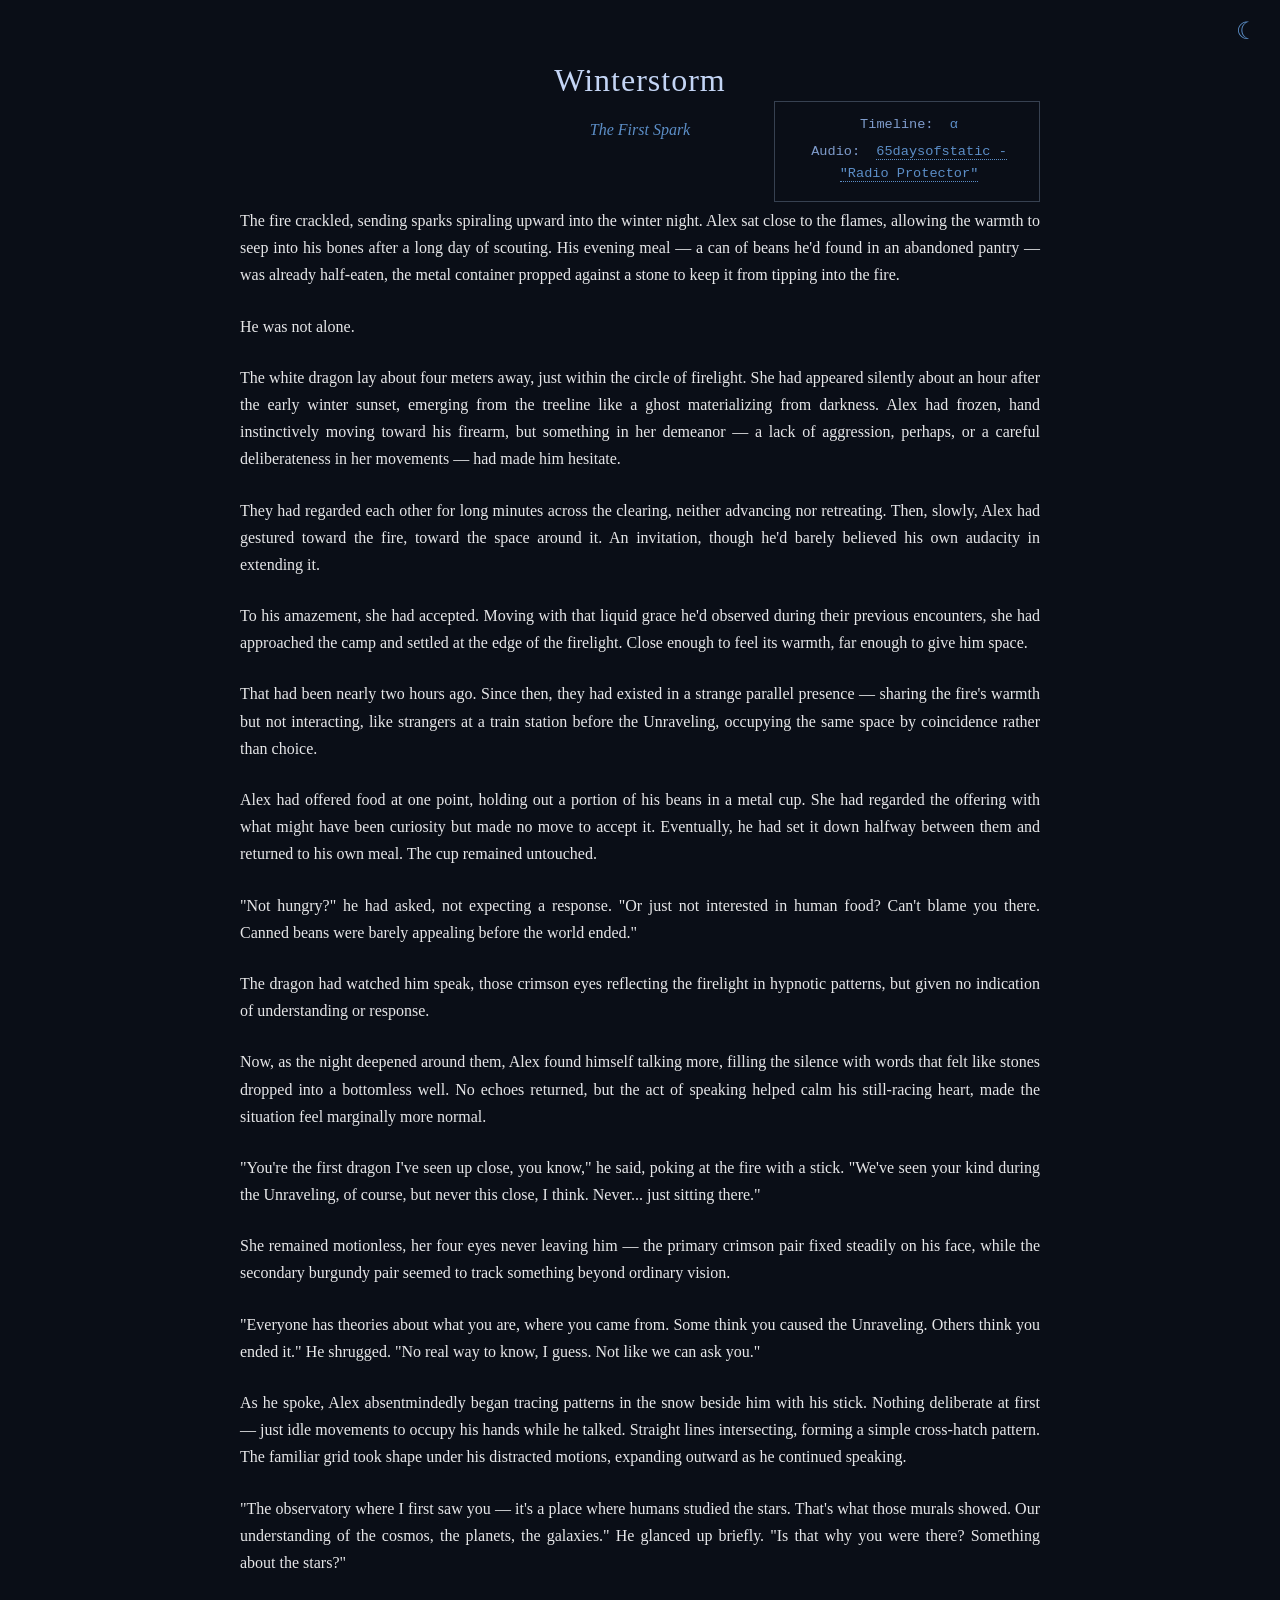
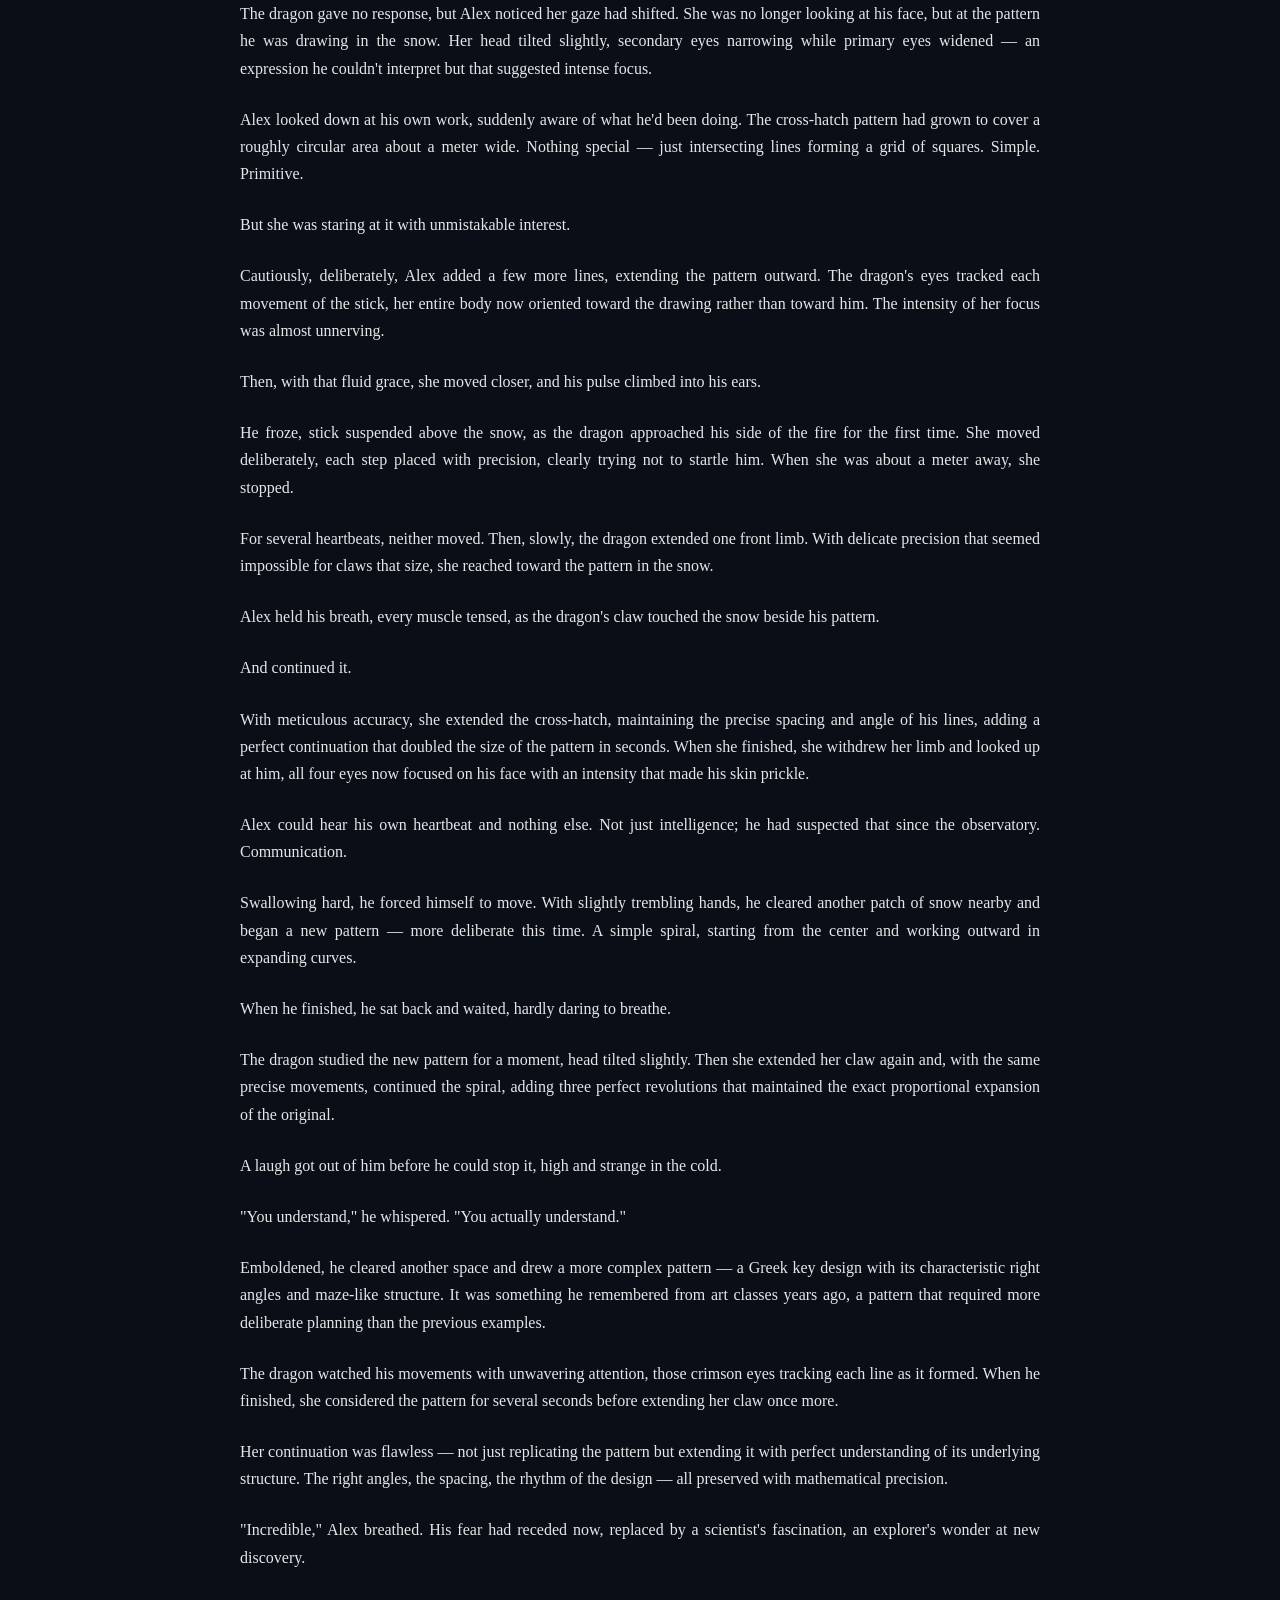
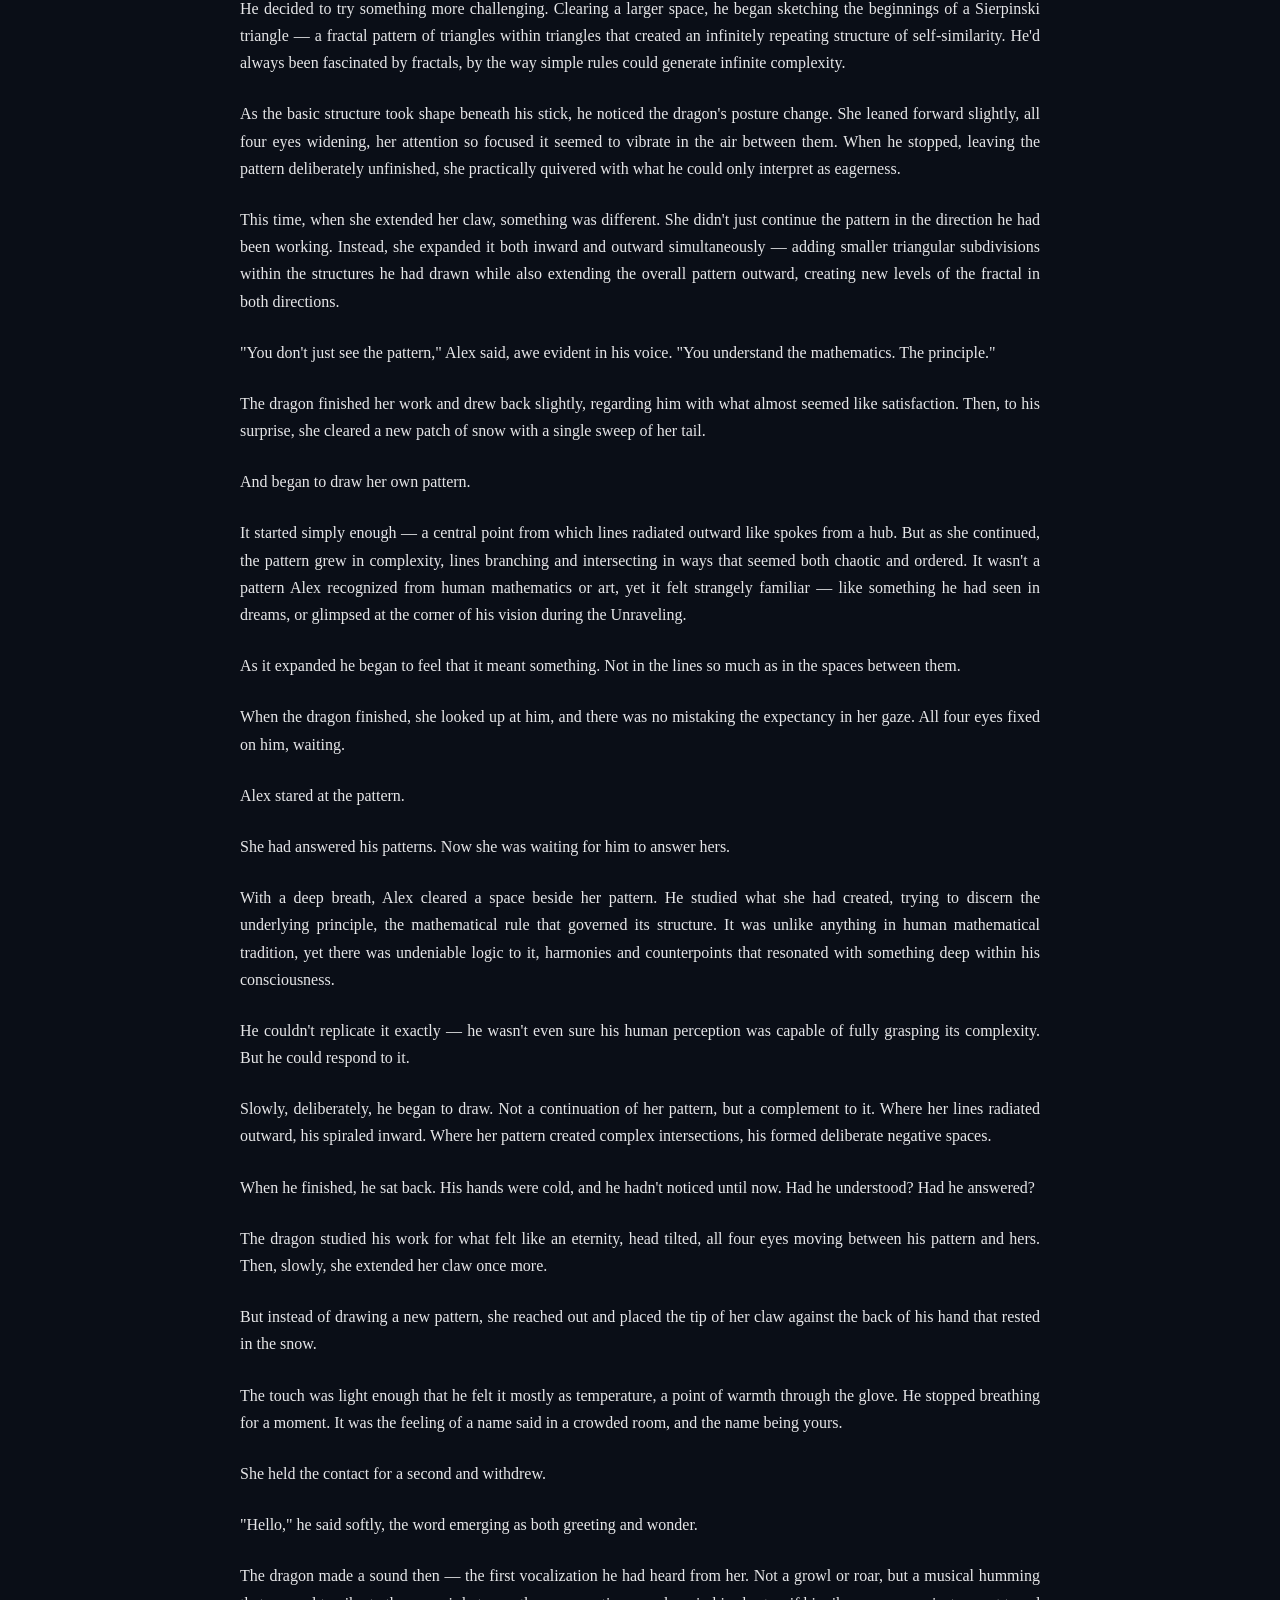
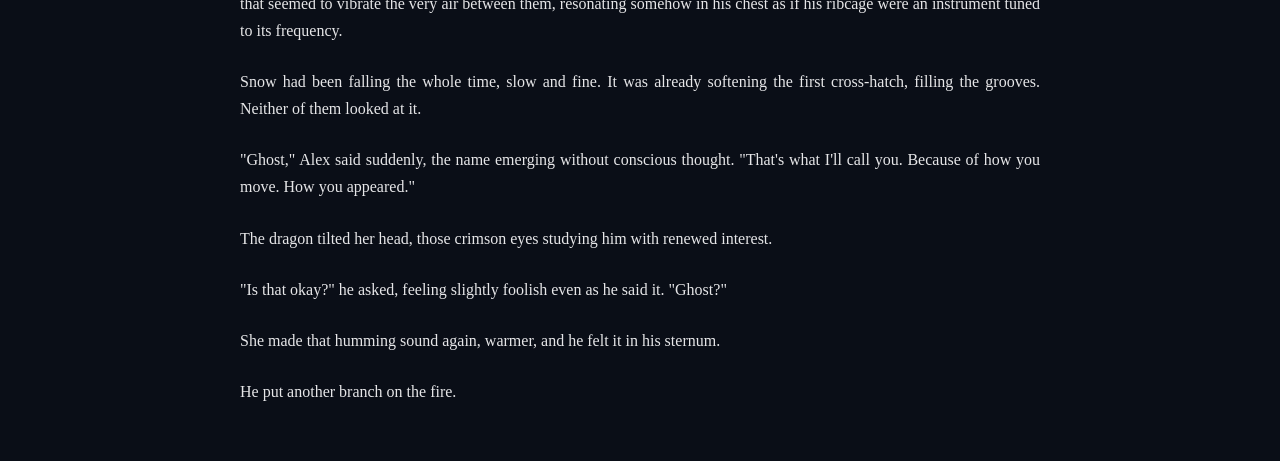
<file: first-spark.html>
<!DOCTYPE html>
<html lang="en">

<head>
    <meta charset="UTF-8">
    <meta content="width=device-width, initial-scale=1.0" name="viewport">
    <title>Winterstorm: The First Spark</title>
    <link href="st.css" rel="stylesheet">
</head>

<body>
<div class="pattern-background" id="patternBackground"></div>
<script src="s.js" type="text/javascript"></script>
<script>
    document.addEventListener('DOMContentLoaded', function () {
        initThemeToggle();
        // initLinesBackgroundPattern();
    });
</script>
<button aria-label="Toggle light/dark theme" class="theme-toggle" id="themeToggle">☾</button>
<div class="container">
    <header>
        <h1>Winterstorm</h1>
        <div class="subtitle">The First Spark</div>
        <div class="metadata-badge">
            <div class="metadata-item">
                <span class="metadata-label">Timeline:</span>
                <span class="metadata-value">α</span>
            </div>
            <div class="metadata-item">
                <span class="metadata-label">Audio:</span>
                <span class="metadata-value">
                <a href="https://youtu.be/zeFl5BBkvss" target="_blank">65daysofstatic - "Radio Protector"</a>
            </span>
            </div>
        </div>
    </header>
    <main class="story">
        <p>The fire crackled, sending sparks spiraling upward into the winter night. Alex sat close to the flames,
            allowing the warmth to seep into his bones after a long day of scouting. His evening meal — a can of
            beans he'd found in an abandoned pantry — was already half-eaten, the metal container propped against a
            stone to keep it from tipping into the fire.</p>

        <p>He was not alone.</p>

        <p>The white dragon lay about four meters away, just within the circle of firelight. She had appeared
            silently about an hour after the early winter sunset, emerging from the treeline like a ghost
            materializing from darkness. Alex had frozen, hand instinctively moving toward his firearm, but something in
            her demeanor — a lack of aggression, perhaps, or a careful deliberateness in her movements — had made
            him hesitate.</p>

        <p>They had regarded each other for long minutes across the clearing, neither advancing nor retreating.
            Then, slowly, Alex had gestured toward the fire, toward the space around it. An invitation, though he'd
            barely believed his own audacity in extending it.</p>

        <p>To his amazement, she had accepted. Moving with that liquid grace he'd observed during their previous
            encounters, she had approached the camp and settled at the edge of the firelight. Close enough to feel
            its warmth, far enough to give him space.</p>

        <p>That had been nearly two hours ago. Since then, they had existed in a strange parallel presence — sharing
            the fire's warmth but not interacting, like strangers at a train station before the Unraveling,
            occupying the same space by coincidence rather than choice.</p>

        <p>Alex had offered food at one point, holding out a portion of his beans in a metal cup.
            She had regarded the offering with what might have been curiosity but made no move to accept
            it. Eventually, he had set it down halfway between them and returned to his own meal. The cup remained
            untouched.</p>

        <p>"Not hungry?" he had asked, not expecting a response. "Or just not interested in human food? Can't blame
            you there. Canned beans were barely appealing before the world ended."</p>

        <p>The dragon had watched him speak, those crimson eyes reflecting the firelight in hypnotic patterns, but
            given no indication of understanding or response.</p>

        <p>Now, as the night deepened around them, Alex found himself talking more, filling the silence with words
            that felt like stones dropped into a bottomless well. No echoes returned, but the act of speaking helped
            calm his still-racing heart, made the situation feel marginally more normal.</p>

        <p>"You're the first dragon I've seen up close, you know," he said, poking at the fire with a stick. "We've seen your
            kind during the Unraveling, of course, but never this close, I think. Never... just sitting there."</p>

        <p>She remained motionless, her four eyes never leaving him — the primary crimson pair fixed steadily on his
            face, while the secondary burgundy pair seemed to track something beyond ordinary vision.</p>

        <p>"Everyone has theories about what you are, where you came from. Some think you caused the Unraveling.
            Others think you ended it." He shrugged. "No real way to know, I guess. Not like we can ask you."</p>

        <p>As he spoke, Alex absentmindedly began tracing patterns in the snow beside him with his stick. Nothing
            deliberate at first — just idle movements to occupy his hands while he talked. Straight lines
            intersecting, forming a simple cross-hatch pattern. The familiar grid took shape under his distracted
            motions, expanding outward as he continued speaking.</p>

        <p>"The observatory where I first saw you — it's a place where humans studied the stars. That's what those
            murals showed. Our understanding of the cosmos, the planets, the galaxies." He glanced up briefly. "Is
            that why you were there? Something about the stars?"</p>

        <p>The dragon gave no response, but Alex noticed her gaze had shifted. She was no longer looking at his
            face, but at the pattern he was drawing in the snow. Her head tilted slightly, secondary eyes narrowing
            while primary eyes widened — an expression he couldn't interpret but that suggested intense focus.</p>

        <p>Alex looked down at his own work, suddenly aware of what he'd been doing. The cross-hatch pattern had
            grown to cover a roughly circular area about a meter wide. Nothing special — just intersecting
            lines forming a grid of squares. Simple. Primitive.</p>

        <p>But she was staring at it with unmistakable interest.</p>

        <p>Cautiously, deliberately, Alex added a few more lines, extending the pattern outward. The dragon's eyes
            tracked each movement of the stick, her entire body now oriented toward the drawing rather than toward
            him. The intensity of her focus was almost unnerving.</p>

        <p>Then, with that fluid grace, she moved closer, and his pulse climbed into his ears.</p>

        <p>He froze, stick suspended above the snow, as the dragon approached his side of the fire for the first
            time. She moved deliberately, each step placed with precision, clearly trying not to startle him. When
            she was about a meter away, she stopped.</p>

        <p>For several heartbeats, neither moved. Then, slowly, the dragon extended one front limb. With delicate
            precision that seemed impossible for claws that size, she reached toward the pattern in the snow.</p>

        <p>Alex held his breath, every muscle tensed, as the dragon's claw touched the snow beside his pattern.</p>

        <p>And continued it.</p>

        <p>With meticulous accuracy, she extended the cross-hatch, maintaining the precise spacing and angle of his
            lines, adding a perfect continuation that doubled the size of the pattern in seconds. When she finished,
            she withdrew her limb and looked up at him, all four eyes now focused on his face with an intensity that
            made his skin prickle.</p>

        <p>Alex could hear his own heartbeat and nothing else. Not just intelligence; he had suspected that since the observatory. Communication.</p>

        <p>Swallowing hard, he forced himself to move. With slightly trembling hands, he cleared another patch of
            snow nearby and began a new pattern — more deliberate this time. A simple spiral, starting from the
            center and working outward in expanding curves.</p>

        <p>When he finished, he sat back and waited, hardly daring to breathe.</p>

        <p>The dragon studied the new pattern for a moment, head tilted slightly. Then she extended her claw again
            and, with the same precise movements, continued the spiral, adding three perfect revolutions that
            maintained the exact proportional expansion of the original.</p>

        <p>A laugh got out of him before he could stop it, high and strange in the cold.</p>

        <p>"You understand," he whispered. "You actually understand."</p>

        <p>Emboldened, he cleared another space and drew a more complex pattern — a Greek key design with its
            characteristic right angles and maze-like structure. It was something he remembered from art classes
            years ago, a pattern that required more deliberate planning than the previous examples.</p>

        <p>The dragon watched his movements with unwavering attention, those crimson eyes tracking each line as it
            formed. When he finished, she considered the pattern for several seconds before extending her claw once
            more.</p>

        <p>Her continuation was flawless — not just replicating the pattern but extending it with perfect
            understanding of its underlying structure. The right angles, the spacing, the rhythm of the design — all
            preserved with mathematical precision.</p>

        <p>"Incredible," Alex breathed. His fear had receded now, replaced by a scientist's fascination, an explorer's wonder at new discovery.</p>

        <p>He decided to try something more challenging. Clearing a larger space, he began sketching the beginnings
            of a Sierpinski triangle — a fractal pattern of triangles within triangles that created an infinitely
            repeating structure of self-similarity. He'd always been fascinated by fractals, by the way simple rules
            could generate infinite complexity.</p>

        <p>As the basic structure took shape beneath his stick, he noticed the dragon's posture change. She leaned
            forward slightly, all four eyes widening, her attention so focused it seemed to vibrate in the air
            between them. When he stopped, leaving the pattern deliberately unfinished, she practically quivered
            with what he could only interpret as eagerness.</p>

        <p>This time, when she extended her claw, something was different. She didn't just continue the pattern in
            the direction he had been working. Instead, she expanded it both inward and outward simultaneously —
            adding smaller triangular subdivisions within the structures he had drawn while also extending the
            overall pattern outward, creating new levels of the fractal in both directions.</p>

        

        <p>"You don't just see the pattern," Alex said, awe evident in his voice. "You understand the mathematics.
            The principle."</p>

        <p>The dragon finished her work and drew back slightly, regarding him with what almost seemed like
            satisfaction. Then, to his surprise, she cleared a new patch of snow with a single sweep of her tail.
        </p>

        <p>And began to draw her own pattern.</p>

        <p>It started simply enough — a central point from which lines radiated outward like spokes from a hub. But
            as she continued, the pattern grew in complexity, lines branching and intersecting in ways that seemed
            both chaotic and ordered. It wasn't a pattern Alex recognized from human mathematics or art, yet it felt
            strangely familiar — like something he had seen in dreams, or glimpsed at the corner of his vision
            during the Unraveling.</p>

        <p>As it expanded he began to feel that it meant something. Not in the lines so much as in the spaces between them.</p>

        <p>When the dragon finished, she looked up at him, and there was no mistaking the expectancy in her gaze.
            All four eyes fixed on him, waiting.</p>

        <p>Alex stared at the pattern.</p>

        <p>She had answered his patterns. Now she was waiting for him to answer hers.</p>

        <p>With a deep breath, Alex cleared a space beside her pattern. He studied what she had created, trying to
            discern the underlying principle, the mathematical rule that governed its structure. It was unlike
            anything in human mathematical tradition, yet there was undeniable logic to it, harmonies and
            counterpoints that resonated with something deep within his consciousness.</p>

        <p>He couldn't replicate it exactly — he wasn't even sure his human perception was capable of fully grasping
            its complexity. But he could respond to it.</p>

        <p>Slowly, deliberately, he began to draw. Not a continuation of her pattern, but a complement to it. Where
            her lines radiated outward, his spiraled inward. Where her pattern created complex intersections, his formed deliberate negative spaces.</p>

        <p>When he finished, he sat back. His hands were cold, and he hadn't noticed until now. Had he understood? Had he answered?</p>

        <p>The dragon studied his work for what felt like an eternity, head tilted, all four eyes moving between his
            pattern and hers. Then, slowly, she extended her claw once more.</p>

        <p>But instead of drawing a new pattern, she reached out and placed the tip of her claw against the back of
            his hand that rested in the snow.</p>

        <p>The touch was light enough that he felt it mostly as temperature, a point of warmth through the glove. He stopped breathing for a moment. It was the feeling of a name said in a crowded room, and the name being yours.</p>

        <p>She held the contact for a second and withdrew.</p>

        <p>"Hello," he said softly, the word emerging as both greeting and wonder.</p>

        <p>The dragon made a sound then — the first vocalization he had heard from her. Not a growl or roar, but a
            musical humming that seemed to vibrate the very air between them, resonating somehow in his chest as if
            his ribcage were an instrument tuned to its frequency.</p>

        <p>Snow had been falling the whole time, slow and fine. It was already softening the first cross-hatch, filling the grooves. Neither of them looked at it.</p>

        <p>"Ghost," Alex said suddenly, the name emerging without conscious thought. "That's what I'll call you.
            Because of how you move. How you appeared."</p>

        <p>The dragon tilted her head, those crimson eyes studying him with renewed interest.</p>

        <p>"Is that okay?" he asked, feeling slightly foolish even as he said it. "Ghost?"</p>

        <p>She made that humming sound again, warmer, and he felt it in his sternum.</p>

        <p>He put another branch on the fire.</p>
    </main>
</div>

</body>


</html>
</file>
<file: st.css>
:root {
    --bg-color: #0a0e17;
    --bg-color-rgb: 10, 14, 23;
    --text-color: #e6e6e8;
    --text-color-rgb: 230, 230, 232;
    --accent-color: #5c8ec7;
    --accent-color-rgb: 92, 142, 199;
    --subtle-color: #374151;
    --timestamp-color: #7f9ccc;
    --header-color: #c4d5f5;
    --weaver-msg-color: #9fa9bf;
    --soundtrack-bg: rgba(10, 14, 23, 0.8);
    --soundtrack-border: #2c4a7c;
    --font-main: 'Georgia', serif;
    --font-timestamp: 'Courier New', monospace;
    --max-width: 800px;
}

body {
    background-color: var(--bg-color);
    color: var(--text-color);
    font-family: var(--font-main);
    line-height: 1.7;
    margin: 0;
    padding: 0;
    transition: background-color 0.5s ease, color 0.5s ease;
    min-height: 100vh;
    position: relative;
}

.pattern-background {
    position: fixed;
    top: 0;
    left: 0;
    right: 0;
    bottom: 0;
    z-index: -1;
    opacity: 0.07;
    pointer-events: none;
}

.pattern-line {
    position: absolute;
    background: var(--accent-color);
    transform-origin: center;
    opacity: 0.2;
    transition: opacity 3s ease;
}


body.light-mode {
    --bg-color: #f7f7f8;
    --bg-color-rgb: 247, 247, 248;
    --text-color: #1a1a1c;
    --text-color-rgb: 26, 26, 28;
    --accent-color: #2c6baf;
    --accent-color-rgb: 44, 107, 175;
    --subtle-color: #d1d5db;
    --timestamp-color: #4d6ca6;
    --header-color: #2c4a7c;
    --weaver-msg-color: #4a5366;
    --soundtrack-bg: rgba(247, 247, 248, 0.8);
    --soundtrack-border: #8ab6f5;
}

.container {
    max-width: var(--max-width);
    margin: 0 auto;
    padding: 2rem;
    position: relative;
}

header {
    margin-bottom: 4rem;
    text-align: center;
    position: relative;
}

h1 {
    font-size: 2rem;
    color: var(--header-color);
    margin-bottom: 0.5rem;
    font-weight: normal;
    letter-spacing: 1px;
}

.subtitle {
    font-style: italic;
    color: var(--accent-color);
    margin-bottom: 0.5rem;
}

.timeline-tag {
    font-family: var(--font-timestamp);
    font-size: 0.85rem;
    color: var(--timestamp-color);
    margin-bottom: 1.5rem;
    letter-spacing: 1px;
}


.story {
    position: relative;
}

p {
    margin-bottom: 1.5rem;
    text-align: justify;
}

ol {
    margin-bottom: 1.5rem;
    text-align: justify;
}

.timestamp {
    font-family: var(--font-timestamp);
    color: var(--timestamp-color);
    font-weight: bold;
    margin: 2.5rem 0 1rem;
    padding-bottom: 0.5rem;
    border-bottom: 1px solid var(--subtle-color);
    position: relative;
    white-space: nowrap;
}

.digit {
    display: inline-block;
    position: relative;
}

.corruptible {
    position: relative;
    white-space: pre-wrap;
}

.bonk {
    position: relative;
    margin: 2rem 0;
    padding: 1.5rem;
    color: rgba(var(--text-color-rgb), 0.85);
    font-style: italic;
    border-radius: 2px;
    background: linear-gradient(135deg,
    rgba(var(--bg-color-rgb), 0.7) 0%,
    rgba(var(--bg-color-rgb), 0.9) 100%);
    box-shadow: 0 0 15px rgba(var(--accent-color-rgb), 0.1);
    backdrop-filter: blur(3px);
    transition: all 0.5s ease;
    text-shadow: 0 0 3px rgba(var(--text-color-rgb), 0.3);
    overflow: hidden;
}

.bonk::before {
    content: '';
    position: absolute;
    top: 0;
    left: 0;
    right: 0;
    bottom: 0;
    background: repeating-linear-gradient(60deg,
    rgba(var(--accent-color-rgb), 0.03) 0px,
    rgba(var(--accent-color-rgb), 0.03) 1px,
    transparent 1px,
    transparent 10px),
    radial-gradient(
            circle at 50% 50%,
            rgba(var(--accent-color-rgb), 0.05) 0%,
            transparent 60%);
    z-index: -1;
    opacity: 0.7;
    transition: opacity 0.5s ease;
}

.weaver-message {
    color: var(--weaver-msg-color);
    font-style: italic;
    margin: 1rem 0;
    padding-left: 1rem;
    border-left: 2px solid var(--accent-color);
}

.epilogue {
    margin-top: 2rem;
    padding-top: 2rem;
    border-top: 1px solid var(--subtle-color);
    font-style: italic;
}

.alternate-timeline {
    margin-top: 2rem;
    text-align: right;
}

.alternate-timeline a {
    color: var(--accent-color);
    text-decoration: none;
    transition: color 0.3s ease;
    position: relative;
    display: inline-block;
}

.alternate-timeline a:hover {
    color: var(--header-color);
}

.alternate-timeline a::after {
    content: '';
    position: absolute;
    width: 100%;
    height: 1px;
    bottom: -2px;
    left: 0;
    background-color: var(--accent-color);
    transform: scaleX(1);
    transition: background-color 0.3s ease;
}

.alternate-timeline a:hover::after {
    background-color: var(--header-color);
}

.theme-toggle {
    position: fixed;
    top: 1rem;
    right: 1rem;
    background: none;
    border: none;
    color: var(--accent-color);
    cursor: pointer;
    font-size: 1.5rem;
    z-index: 100;
    transition: transform 0.3s ease;
}

.theme-toggle:hover {
    transform: rotate(20deg);
}

@media (max-width: 850px) {
    .container {
        padding: 1.5rem;
    }

    h1 {
        font-size: 2rem;
    }
}

@media (max-width: 768px) {
    .container {
        padding: 1rem;
    }

    h1 {
        font-size: 1.75rem;
    }

    .timestamp {
        margin: 2rem 0 0.75rem;
    }

    .metadata-badge {
        display: none;
    }

    .theme-toggle {
        display: none;
    }
}

.metadata-badge {
    position: absolute;
    top: 3rem;
    right: 0;
    background: var(--bg-color);
    border: 1px solid var(--subtle-color);
    padding: 0.75rem 1.25rem 0.75rem 1.5rem;
    font-family: var(--font-timestamp);
    font-size: 0.85rem;
    line-height: 1.6;
    z-index: 10;
    max-width: 220px;
}

.metadata-badge::after {
    content: '';
    position: absolute;
    top: 0;
    left: 0;
    width: 10px;
    height: 10px;
    background: var(--bg-color);
    clip-path: polygon(0 100%, 100% 0, 100% 100%);
}

.metadata-item {
    display: block;
    margin-bottom: 0.3rem;
}

.metadata-label {
    color: var(--timestamp-color);
    margin-right: 0.5rem;
}

.metadata-value {
    color: var(--accent-color);
}

.metadata-value a {
    color: var(--accent-color);
    text-decoration: none;
    border-bottom: 1px dotted var(--accent-color);
    transition: color 0.3s ease;
}

.metadata-value a:hover {
    color: var(--header-color);
}
</file>
